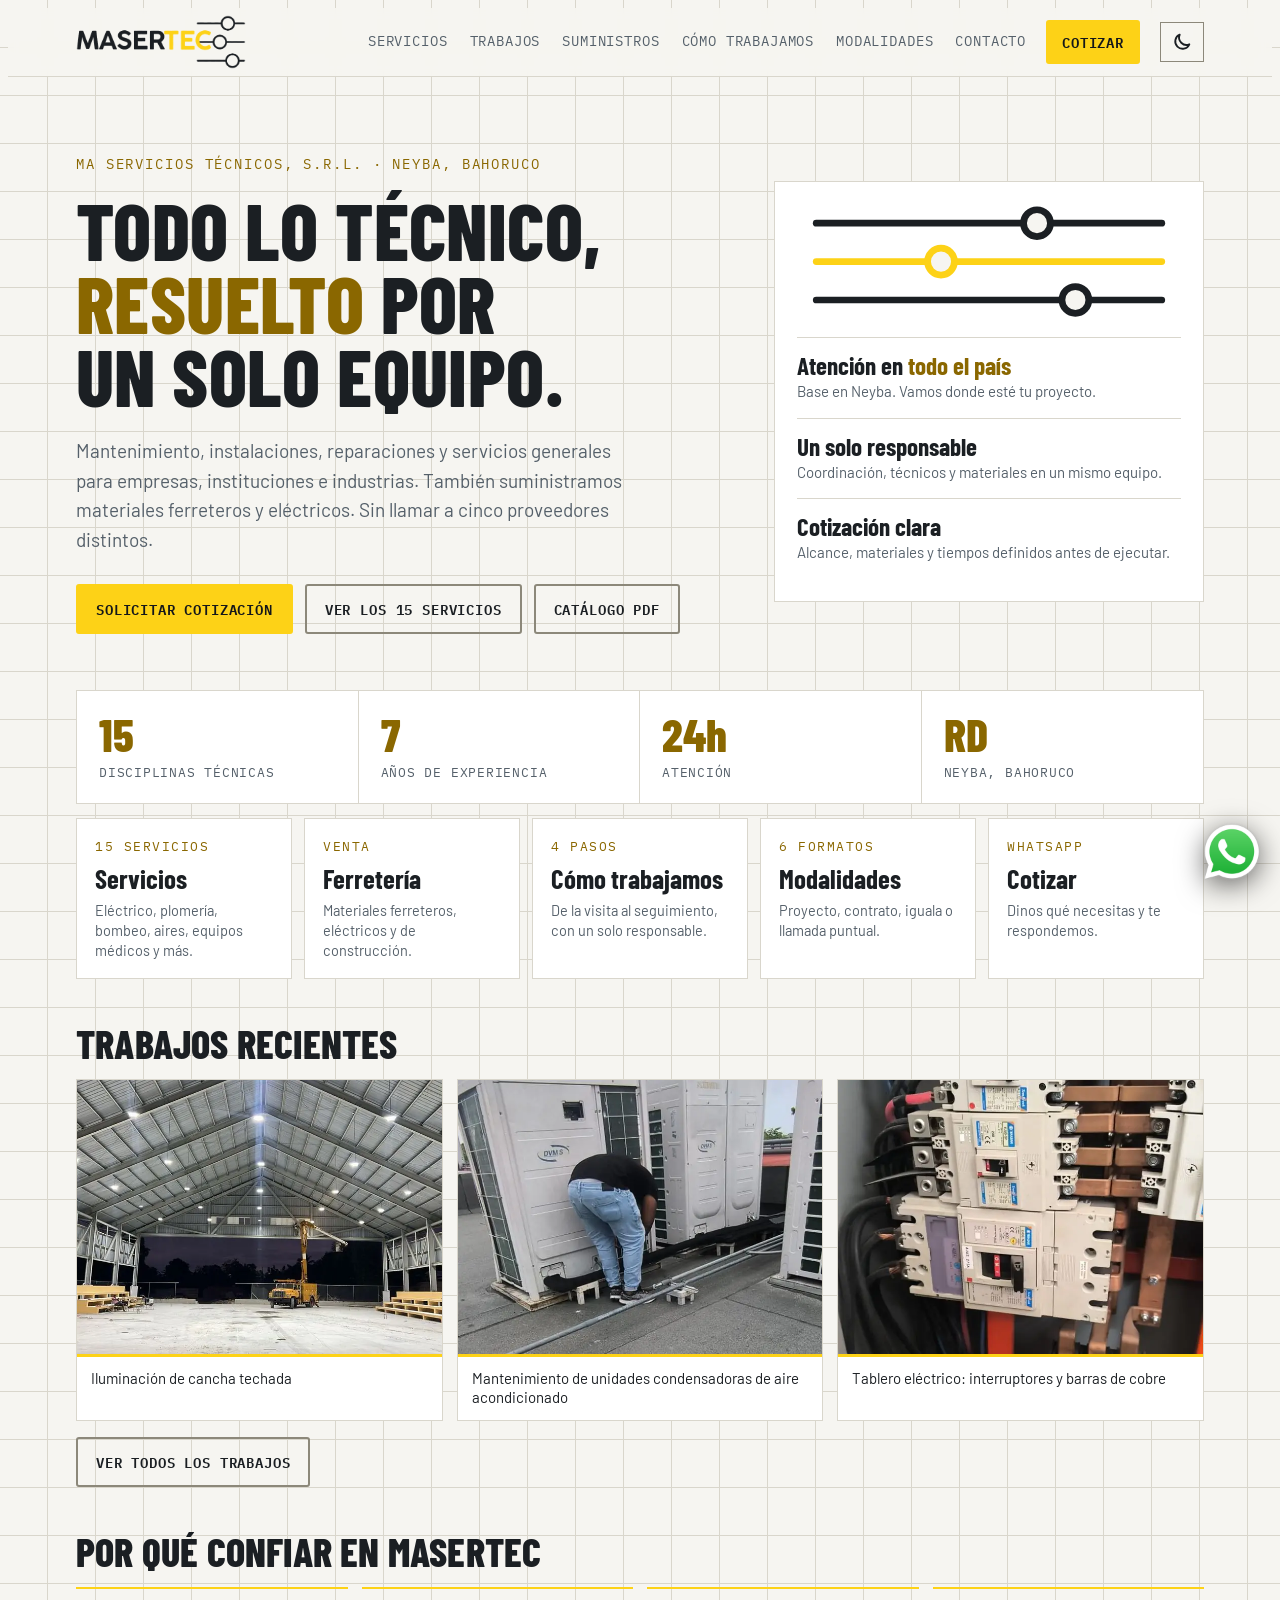
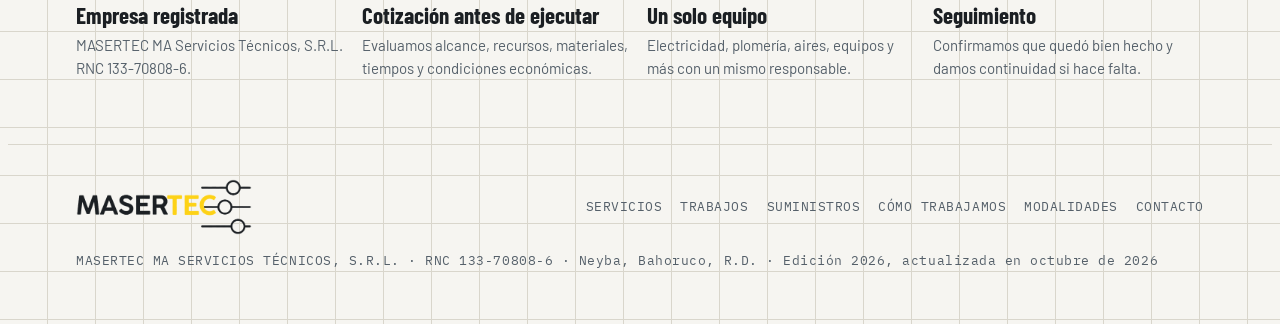
<file: index.html>
<!doctype html>
<html lang="es">
<head>
<meta charset="utf-8">
<meta name="viewport" content="width=device-width,initial-scale=1,viewport-fit=cover">
<title>MASERTEC | Servicios técnicos y suministros en Neyba, Bahoruco</title>
<meta name="description" content="7 años de experiencia en mantenimiento eléctrico, plomería, aires acondicionados, bombas y suministro de materiales ferreteros y eléctricos. Atención las 24 horas desde Neyba, Bahoruco, para todo el país.">
<link rel="canonical" href="https://masertec.netlify.app/">
<meta name="theme-color" content="#14171a">
<meta property="og:type" content="website">
<meta property="og:locale" content="es_DO">
<meta property="og:site_name" content="MASERTEC MA Servicios Técnicos">
<meta property="og:title" content="MASERTEC | Servicios técnicos y suministros en Neyba, Bahoruco">
<meta property="og:description" content="7 años de experiencia en mantenimiento eléctrico, plomería, aires acondicionados, bombas y suministro de materiales ferreteros y eléctricos. Atención las 24 horas desde Neyba, Bahoruco, para todo el país.">
<meta property="og:url" content="https://masertec.netlify.app/">
<meta property="og:image" content="https://masertec.netlify.app/og-image.jpg">
<meta property="og:image:type" content="image/jpeg">
<meta property="og:image:width" content="1200">
<meta property="og:image:height" content="630">
<meta name="twitter:card" content="summary_large_image">
<link rel="icon" type="image/png" href="favicon.png">
<link rel="apple-touch-icon" href="apple-touch-icon.png">
<script>try{var t=localStorage.getItem("mt-theme");if(t==="light"||t==="dark")document.documentElement.setAttribute("data-theme",t);}catch(e){}</script>
<link rel="preload" href="fonts/barlow-400.woff2" as="font" type="font/woff2" crossorigin>
<link rel="preload" href="fonts/barlow-condensed-800.woff2" as="font" type="font/woff2" crossorigin>
<link rel="stylesheet" href="style.css?v=35836911">
<script type="application/ld+json">{"@context": "https://schema.org", "@type": "LocalBusiness", "name": "MASERTEC MA Servicios Técnicos, S.R.L.", "url": "https://masertec.netlify.app/", "logo": "https://masertec.netlify.app/logo-masertec-claro.png", "image": "https://masertec.netlify.app/og-image.jpg", "description": "7 años de experiencia en mantenimiento eléctrico, plomería, aires acondicionados, bombas y suministro de materiales ferreteros y eléctricos. Atención las 24 horas desde Neyba, Bahoruco, para todo el país.", "telephone": "+1-829-365-7007", "email": "masertecma@gmail.com", "taxID": "133-70808-6", "address": {"@type": "PostalAddress", "streetAddress": "Calle San Bartolomé", "addressLocality": "Neyba", "addressRegion": "Bahoruco", "addressCountry": "DO"}, "areaServed": {"@type": "Country", "name": "República Dominicana"}, "openingHoursSpecification": {"@type": "OpeningHoursSpecification", "dayOfWeek": ["Monday", "Tuesday", "Wednesday", "Thursday", "Friday", "Saturday", "Sunday"], "opens": "00:00", "closes": "23:59"}}</script>
</head>
<body data-page="inicio">
<a class="skip" id="skip" href="#principal">Saltar al contenido</a>
<div class="sr" id="live" aria-live="polite"></div>

<header class="top">
  <div class="wrap">
    <a class="logo" href="index.html" aria-label="MASERTEC, ir al inicio">
      <img class="logo-img logo-d" src="logo-masertec.png" width="936" height="297" alt="MASERTEC">
      <img class="logo-img logo-l" src="logo-masertec-claro.png" width="936" height="297" alt="MASERTEC">
    </a>
    <nav class="nav" id="nav" aria-label="Secciones">
      <a href="servicios.html">Servicios</a><a href="trabajos.html">Trabajos</a><a href="suministros.html">Suministros</a><a href="como-trabajamos.html">Cómo trabajamos</a><a href="modalidades.html">Modalidades</a><a href="contacto.html">Contacto</a>
    </nav>
    <a class="btn" href="contacto.html">Cotizar</a>
    <button class="icon-btn" id="theme-btn" type="button" aria-label="Cambiar a modo claro"></button>
    <button class="menu-btn" id="menu-btn" type="button" aria-expanded="false" aria-controls="nav" aria-label="Abrir menú">
      <svg viewBox="0 0 24 24" width="22" height="22" fill="none" stroke="currentColor" stroke-width="2" stroke-linecap="round" aria-hidden="true"><path d="M4 7h16M4 12h16M4 17h16"/></svg>
    </button>
  </div>
</header>

<main id="principal" tabindex="-1">
  <div class="hero" id="inicio">
    <div class="wrap">
      <div class="grid">
        <div>
          <span class="eyebrow">MA Servicios Técnicos, S.R.L. · Neyba, Bahoruco</span>
          <h1>Todo lo técnico, <em>resuelto</em> por un solo equipo.</h1>
          <p class="lead">Mantenimiento, instalaciones, reparaciones y servicios generales para empresas, instituciones e industrias. También suministramos materiales ferreteros y eléctricos. Sin llamar a cinco proveedores distintos.</p>
          <div class="cta">
            <a class="btn" href="contacto.html">Solicitar cotización</a>
            <a class="btn ghost" href="servicios.html">Ver los 15 servicios</a>
            <a class="btn ghost pdf-dl" href="catalogo-masertec.pdf" target="_blank" rel="noopener">Catálogo PDF</a>
          </div>
        </div>
        <aside class="hero-card" aria-label="Respaldo de MASERTEC">
          <svg class="sliders" viewBox="0 0 400 120" role="img" aria-label="Controles deslizantes, símbolo de MASERTEC">
            <line x1="20" y1="20" x2="380" y2="20"/><circle class="k" cx="250" cy="20" r="14"/>
            <line class="acc" x1="20" y1="60" x2="380" y2="60"/><circle class="k k2 acc" cx="150" cy="60" r="14"/>
            <line x1="20" y1="100" x2="380" y2="100"/><circle class="k k3" cx="290" cy="100" r="14"/>
          </svg>
          <ul class="claims">
            <li><b>Atención en <em>todo el país</em></b><span>Base en Neyba. Vamos donde esté tu proyecto.</span></li>
            <li><b>Un solo responsable</b><span>Coordinación, técnicos y materiales en un mismo equipo.</span></li>
            <li><b>Cotización clara</b><span>Alcance, materiales y tiempos definidos antes de ejecutar.</span></li>
          </ul>
        </aside>
      </div>
      <div class="stats">
        <div class="stat"><b>15</b><span>disciplinas técnicas</span></div>
        <div class="stat"><b>7</b><span>años de experiencia</span></div>
        <div class="stat"><b>24h</b><span>atención</span></div>
        <div class="stat"><b>RD</b><span>Neyba, Bahoruco</span></div>
      </div>
      <nav class="explore" aria-label="Secciones del sitio">
        <a href="servicios.html"><i>15 servicios</i><b>Servicios</b><span>Eléctrico, plomería, bombeo, aires, equipos médicos y más.</span></a>
        <a href="suministros.html"><i>Venta</i><b>Ferretería</b><span>Materiales ferreteros, eléctricos y de construcción.</span></a>
        <a href="como-trabajamos.html"><i>4 pasos</i><b>Cómo trabajamos</b><span>De la visita al seguimiento, con un solo responsable.</span></a>
        <a href="modalidades.html"><i>6 formatos</i><b>Modalidades</b><span>Proyecto, contrato, iguala o llamada puntual.</span></a>
        <a href="contacto.html"><i>WhatsApp</i><b>Cotizar</b><span>Dinos qué necesitas y te respondemos.</span></a>
      </nav>
      <div class="trust recent">
        <h2 class="trust-h">Trabajos recientes</h2>
        <div class="gallery"><a class="shot" href="trabajos.html"><img src="fotos/mini-02.webp" width="720" height="540" loading="lazy" decoding="async" alt="Cancha techada con estructura metálica y luminarias encendidas al anochecer"><span>Iluminación de cancha techada</span></a><a class="shot" href="trabajos.html"><img src="fotos/mini-05.webp" width="720" height="540" loading="lazy" decoding="async" alt="Técnico revisando una unidad condensadora Samsung DVM S en una azotea"><span>Mantenimiento de unidades condensadoras de aire acondicionado</span></a><a class="shot" href="trabajos.html"><img src="fotos/mini-06.webp" width="720" height="540" loading="lazy" decoding="async" alt="Tablero eléctrico con interruptores de caja moldeada, barras de cobre y cables"><span>Tablero eléctrico: interruptores y barras de cobre</span></a></div>
        <p style="margin:16px 0 0"><a class="btn ghost" href="trabajos.html">Ver todos los trabajos</a></p>
      </div>
      <div class="trust">
        <h2 class="trust-h">Por qué confiar en MASERTEC</h2>
        <div class="trust-grid">
          <div><b>Empresa registrada</b><span>MASERTEC MA Servicios Técnicos, S.R.L. RNC 133-70808-6.</span></div>
          <div><b>Cotización antes de ejecutar</b><span>Evaluamos alcance, recursos, materiales, tiempos y condiciones económicas.</span></div>
          <div><b>Un solo equipo</b><span>Electricidad, plomería, aires, equipos y más con un mismo responsable.</span></div>
          <div><b>Seguimiento</b><span>Confirmamos que quedó bien hecho y damos continuidad si hace falta.</span></div>
        </div>
      </div>
    </div>
  </div>
</main>

<footer>
  <div class="wrap">
    <a class="logo" href="index.html" aria-label="MASERTEC, ir al inicio">
      <img class="logo-img logo-d" src="logo-masertec.png" width="936" height="297" alt="MASERTEC">
      <img class="logo-img logo-l" src="logo-masertec-claro.png" width="936" height="297" alt="MASERTEC">
    </a>
    <nav class="footnav" aria-label="Pie de página">
      <a href="servicios.html">Servicios</a><a href="trabajos.html">Trabajos</a><a href="suministros.html">Suministros</a><a href="como-trabajamos.html">Cómo trabajamos</a><a href="modalidades.html">Modalidades</a><a href="contacto.html">Contacto</a>
    </nav>
    <p>MASERTEC MA SERVICIOS TÉCNICOS, S.R.L. · RNC 133-70808-6 · Neyba, Bahoruco, R.D. · Edición 2026, actualizada en octubre de 2026</p>
  </div>
</footer>

<div class="dock" id="dock">
  <div class="toast" id="toast" hidden><span id="toast-msg"></span><a href="contacto.html">Ver mi cotización</a></div>
  <div class="qbar" id="qbar" role="region" aria-label="Mi cotización" hidden>
    <span class="qinfo"><b id="qn">0</b><span id="qlabel">elegidos</span></span>
    <a class="btn" href="contacto.html">Cotizar</a>
  </div>
</div>

<div class="wa"><a class="wa-btn" href="https://wa.me/18293657007?text=Hola%2C%20quisiera%20informaci%C3%B3n%20sobre%20sus%20servicios." target="_blank" rel="noopener" aria-label="Escribir por WhatsApp" title="Escribir por WhatsApp">
  <img src="whatsapp.png" width="64" height="64" alt="" aria-hidden="true">
</a></div>
<a class="call-btn" href="tel:+18293657007" aria-label="Llamar al (829) 365-7007" title="Llamar">
  <svg viewBox="0 0 24 24" width="26" height="26" fill="currentColor" aria-hidden="true"><path d="M6.6 10.8a15.1 15.1 0 0 0 6.6 6.6l2.2-2.2a1 1 0 0 1 1-.25 11.4 11.4 0 0 0 3.6.57 1 1 0 0 1 1 1V20a1 1 0 0 1-1 1A17 17 0 0 1 3 4a1 1 0 0 1 1-1h3.5a1 1 0 0 1 1 1c0 1.25.2 2.45.57 3.6a1 1 0 0 1-.25 1z"/></svg>
</a>

<script src="app.js?v=0c65ff1c" defer></script>
</body>
</html>
</file>
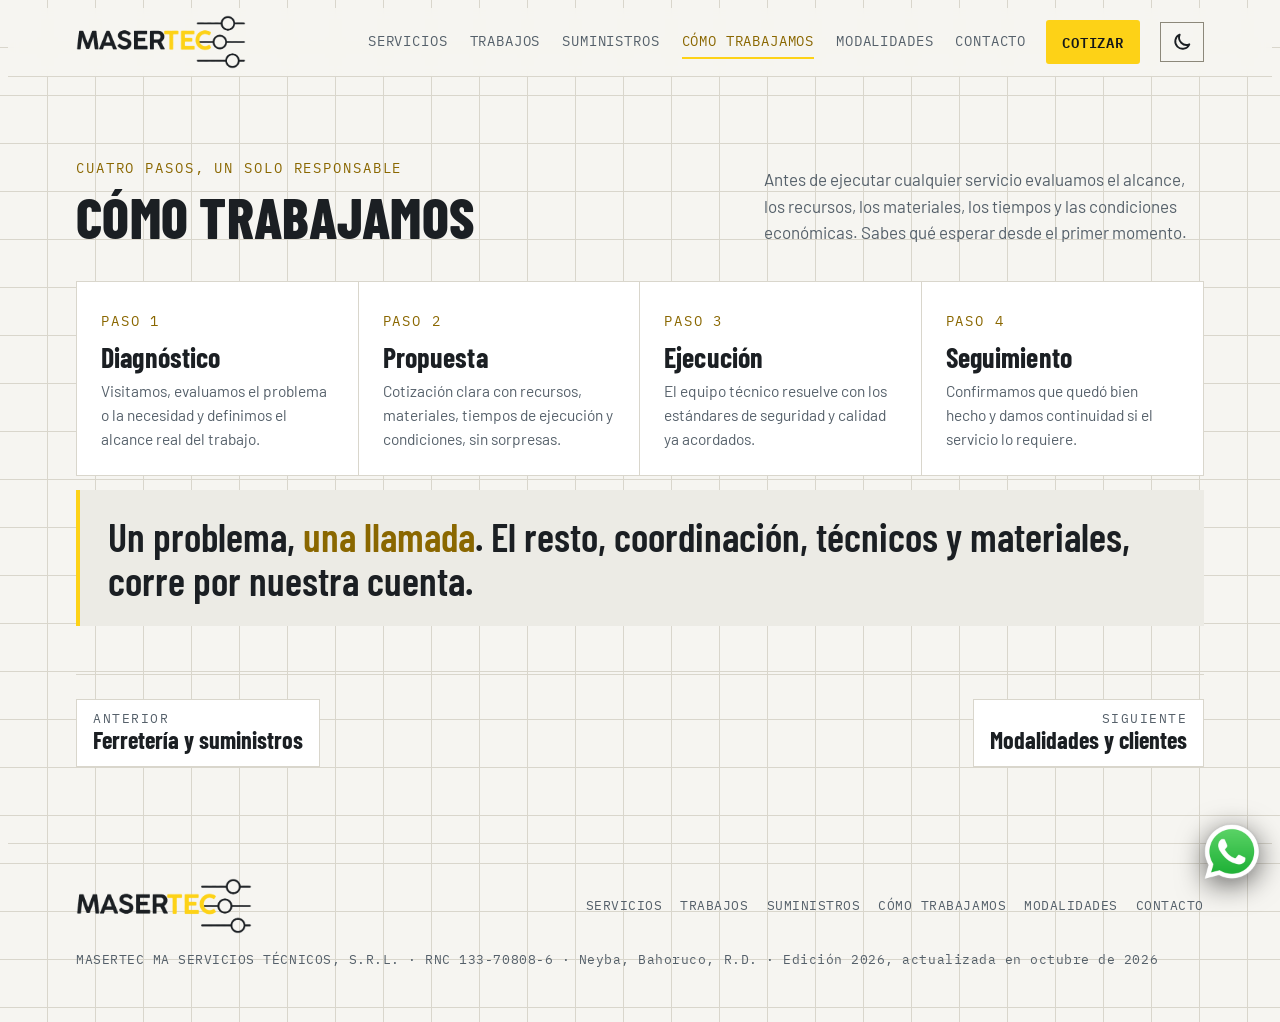
<file: como-trabajamos.html>
<!doctype html>
<html lang="es">
<head>
<meta charset="utf-8">
<meta name="viewport" content="width=device-width,initial-scale=1,viewport-fit=cover">
<title>Cómo trabajamos: diagnóstico, propuesta, ejecución | MASERTEC</title>
<meta name="description" content="Cuatro pasos con un solo responsable: diagnóstico, propuesta clara, ejecución y seguimiento. Sabes qué esperar desde el primer momento.">
<link rel="canonical" href="https://masertec.netlify.app/como-trabajamos">
<meta name="theme-color" content="#14171a">
<meta property="og:type" content="website">
<meta property="og:locale" content="es_DO">
<meta property="og:site_name" content="MASERTEC MA Servicios Técnicos">
<meta property="og:title" content="Cómo trabajamos: diagnóstico, propuesta, ejecución | MASERTEC">
<meta property="og:description" content="Cuatro pasos con un solo responsable: diagnóstico, propuesta clara, ejecución y seguimiento. Sabes qué esperar desde el primer momento.">
<meta property="og:url" content="https://masertec.netlify.app/como-trabajamos">
<meta property="og:image" content="https://masertec.netlify.app/og-image.jpg">
<meta property="og:image:type" content="image/jpeg">
<meta property="og:image:width" content="1200">
<meta property="og:image:height" content="630">
<meta name="twitter:card" content="summary_large_image">
<link rel="icon" type="image/png" href="favicon.png">
<link rel="apple-touch-icon" href="apple-touch-icon.png">
<script>try{var t=localStorage.getItem("mt-theme");if(t==="light"||t==="dark")document.documentElement.setAttribute("data-theme",t);}catch(e){}</script>
<link rel="preload" href="fonts/barlow-400.woff2" as="font" type="font/woff2" crossorigin>
<link rel="preload" href="fonts/barlow-condensed-800.woff2" as="font" type="font/woff2" crossorigin>
<link rel="stylesheet" href="style.css?v=35836911">
</head>
<body data-page="proceso">
<a class="skip" id="skip" href="#principal">Saltar al contenido</a>
<div class="sr" id="live" aria-live="polite"></div>

<header class="top">
  <div class="wrap">
    <a class="logo" href="index.html" aria-label="MASERTEC, ir al inicio">
      <img class="logo-img logo-d" src="logo-masertec.png" width="936" height="297" alt="MASERTEC">
      <img class="logo-img logo-l" src="logo-masertec-claro.png" width="936" height="297" alt="MASERTEC">
    </a>
    <nav class="nav" id="nav" aria-label="Secciones">
      <a href="servicios.html">Servicios</a><a href="trabajos.html">Trabajos</a><a href="suministros.html">Suministros</a><a href="como-trabajamos.html" aria-current="page">Cómo trabajamos</a><a href="modalidades.html">Modalidades</a><a href="contacto.html">Contacto</a>
    </nav>
    <a class="btn" href="contacto.html">Cotizar</a>
    <button class="icon-btn" id="theme-btn" type="button" aria-label="Cambiar a modo claro"></button>
    <button class="menu-btn" id="menu-btn" type="button" aria-expanded="false" aria-controls="nav" aria-label="Abrir menú">
      <svg viewBox="0 0 24 24" width="22" height="22" fill="none" stroke="currentColor" stroke-width="2" stroke-linecap="round" aria-hidden="true"><path d="M4 7h16M4 12h16M4 17h16"/></svg>
    </button>
  </div>
</header>

<main id="principal" tabindex="-1">
  <section id="proceso">
    <div class="wrap">
      <div class="sec-head">
        <div><span class="eyebrow">Cuatro pasos, un solo responsable</span><h1>Cómo trabajamos</h1></div>
        <p>Antes de ejecutar cualquier servicio evaluamos el alcance, los recursos, los materiales, los tiempos y las condiciones económicas. Sabes qué esperar desde el primer momento.</p>
      </div>
      <div class="steps">
        <div class="step"><span class="n">PASO 1</span><h3>Diagnóstico</h3><p>Visitamos, evaluamos el problema o la necesidad y definimos el alcance real del trabajo.</p></div>
        <div class="step"><span class="n">PASO 2</span><h3>Propuesta</h3><p>Cotización clara con recursos, materiales, tiempos de ejecución y condiciones, sin sorpresas.</p></div>
        <div class="step"><span class="n">PASO 3</span><h3>Ejecución</h3><p>El equipo técnico resuelve con los estándares de seguridad y calidad ya acordados.</p></div>
        <div class="step"><span class="n">PASO 4</span><h3>Seguimiento</h3><p>Confirmamos que quedó bien hecho y damos continuidad si el servicio lo requiere.</p></div>
      </div>
      <div class="callout">Un problema, <em>una llamada</em>. El resto, coordinación, técnicos y materiales, corre por nuestra cuenta.</div>
      <nav class="pager" aria-label="Navegar entre secciones"><a class="prev" href="suministros.html"><span>Anterior</span>Ferretería y suministros</a><a class="next" href="modalidades.html"><span>Siguiente</span>Modalidades y clientes</a></nav>
    </div>
  </section>
</main>

<footer>
  <div class="wrap">
    <a class="logo" href="index.html" aria-label="MASERTEC, ir al inicio">
      <img class="logo-img logo-d" src="logo-masertec.png" width="936" height="297" alt="MASERTEC">
      <img class="logo-img logo-l" src="logo-masertec-claro.png" width="936" height="297" alt="MASERTEC">
    </a>
    <nav class="footnav" aria-label="Pie de página">
      <a href="servicios.html">Servicios</a><a href="trabajos.html">Trabajos</a><a href="suministros.html">Suministros</a><a href="como-trabajamos.html">Cómo trabajamos</a><a href="modalidades.html">Modalidades</a><a href="contacto.html">Contacto</a>
    </nav>
    <p>MASERTEC MA SERVICIOS TÉCNICOS, S.R.L. · RNC 133-70808-6 · Neyba, Bahoruco, R.D. · Edición 2026, actualizada en octubre de 2026</p>
  </div>
</footer>

<div class="dock" id="dock">
  <div class="toast" id="toast" hidden><span id="toast-msg"></span><a href="contacto.html">Ver mi cotización</a></div>
  <div class="qbar" id="qbar" role="region" aria-label="Mi cotización" hidden>
    <span class="qinfo"><b id="qn">0</b><span id="qlabel">elegidos</span></span>
    <a class="btn" href="contacto.html">Cotizar</a>
  </div>
</div>

<div class="wa"><a class="wa-btn" href="https://wa.me/18293657007?text=Hola%2C%20quisiera%20informaci%C3%B3n%20sobre%20sus%20servicios." target="_blank" rel="noopener" aria-label="Escribir por WhatsApp" title="Escribir por WhatsApp">
  <img src="whatsapp.png" width="64" height="64" alt="" aria-hidden="true">
</a></div>
<a class="call-btn" href="tel:+18293657007" aria-label="Llamar al (829) 365-7007" title="Llamar">
  <svg viewBox="0 0 24 24" width="26" height="26" fill="currentColor" aria-hidden="true"><path d="M6.6 10.8a15.1 15.1 0 0 0 6.6 6.6l2.2-2.2a1 1 0 0 1 1-.25 11.4 11.4 0 0 0 3.6.57 1 1 0 0 1 1 1V20a1 1 0 0 1-1 1A17 17 0 0 1 3 4a1 1 0 0 1 1-1h3.5a1 1 0 0 1 1 1c0 1.25.2 2.45.57 3.6a1 1 0 0 1-.25 1z"/></svg>
</a>

<script src="app.js?v=0c65ff1c" defer></script>
</body>
</html>
</file>
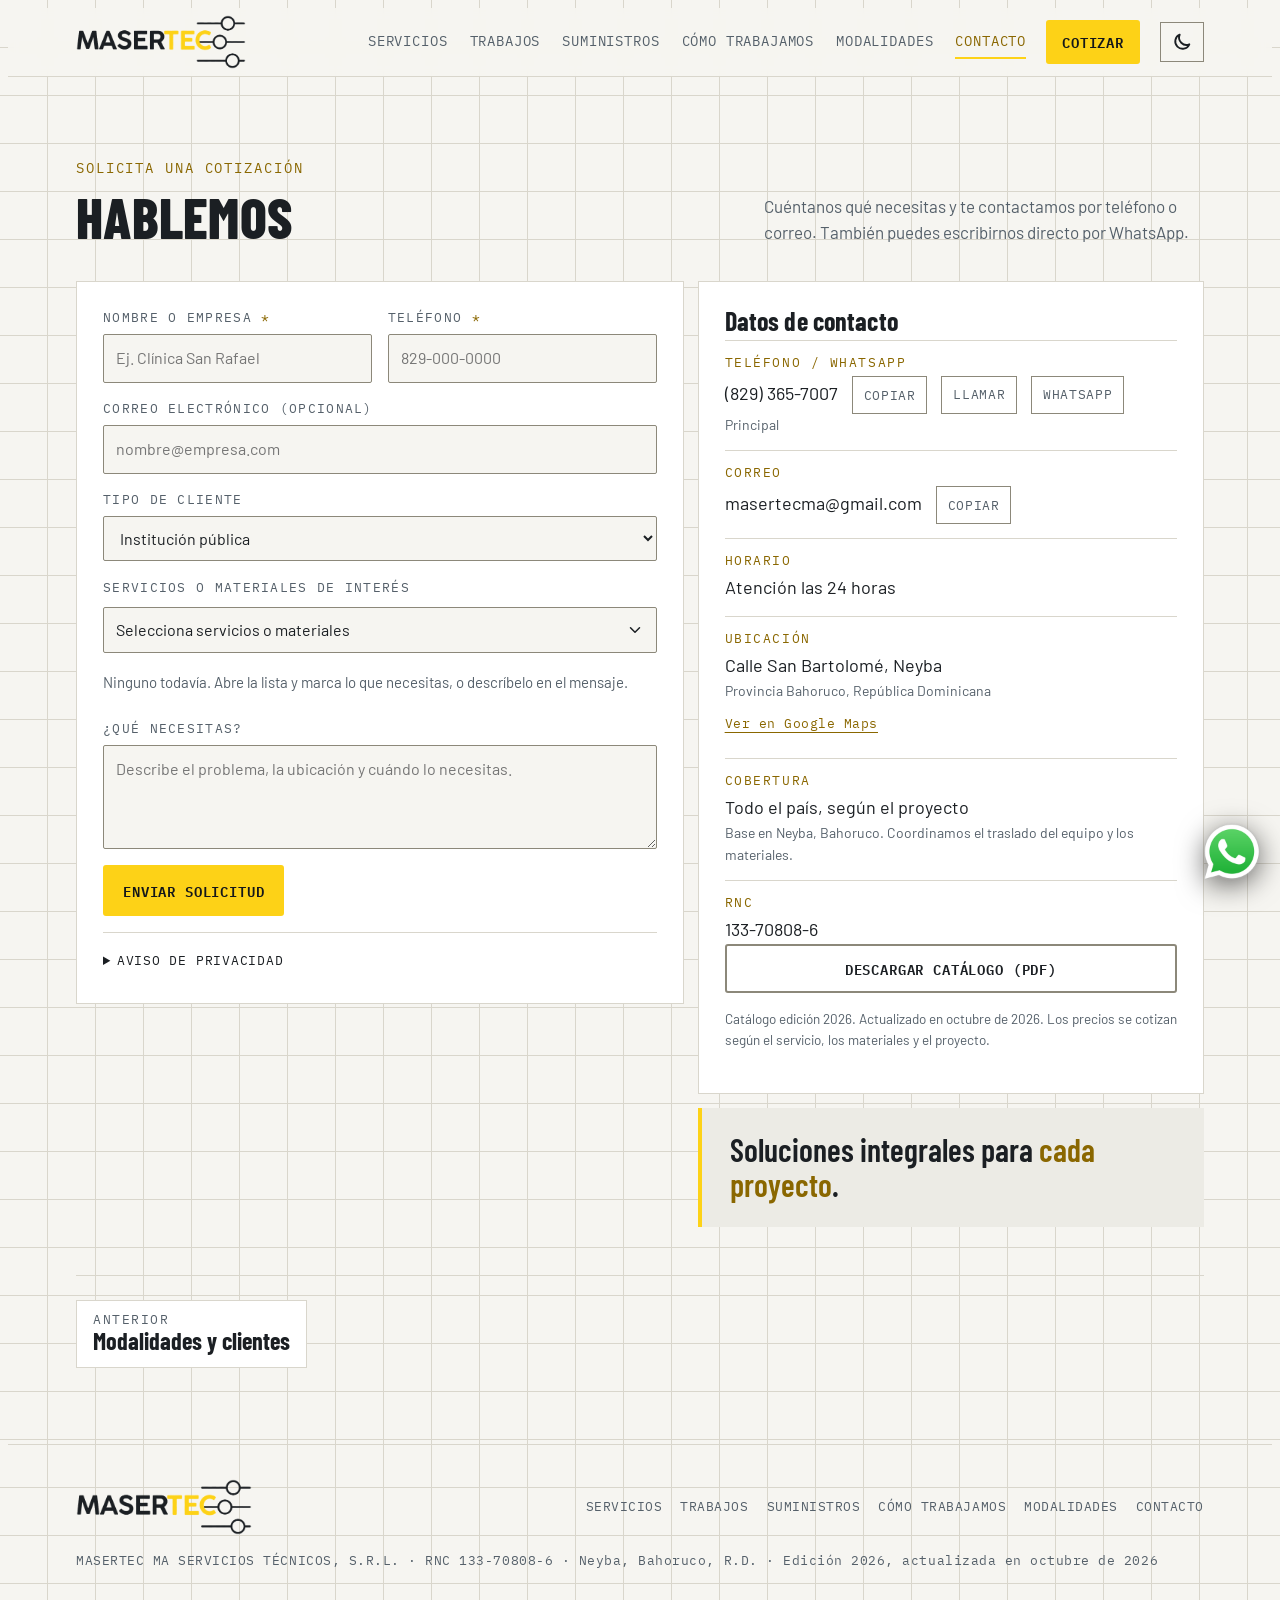
<file: contacto.html>
<!doctype html>
<html lang="es">
<head>
<meta charset="utf-8">
<meta name="viewport" content="width=device-width,initial-scale=1,viewport-fit=cover">
<title>Cotizar y contacto | MASERTEC</title>
<meta name="description" content="Solicita una cotización con MASERTEC. Teléfono y WhatsApp (829) 365-7007, correo masertecma@gmail.com. Calle San Bartolomé, Neyba, Bahoruco.">
<link rel="canonical" href="https://masertec.netlify.app/contacto">
<meta name="theme-color" content="#14171a">
<meta property="og:type" content="website">
<meta property="og:locale" content="es_DO">
<meta property="og:site_name" content="MASERTEC MA Servicios Técnicos">
<meta property="og:title" content="Cotizar y contacto | MASERTEC">
<meta property="og:description" content="Solicita una cotización con MASERTEC. Teléfono y WhatsApp (829) 365-7007, correo masertecma@gmail.com. Calle San Bartolomé, Neyba, Bahoruco.">
<meta property="og:url" content="https://masertec.netlify.app/contacto">
<meta property="og:image" content="https://masertec.netlify.app/og-image.jpg">
<meta property="og:image:type" content="image/jpeg">
<meta property="og:image:width" content="1200">
<meta property="og:image:height" content="630">
<meta name="twitter:card" content="summary_large_image">
<link rel="icon" type="image/png" href="favicon.png">
<link rel="apple-touch-icon" href="apple-touch-icon.png">
<script>try{var t=localStorage.getItem("mt-theme");if(t==="light"||t==="dark")document.documentElement.setAttribute("data-theme",t);}catch(e){}</script>
<link rel="preload" href="fonts/barlow-400.woff2" as="font" type="font/woff2" crossorigin>
<link rel="preload" href="fonts/barlow-condensed-800.woff2" as="font" type="font/woff2" crossorigin>
<link rel="stylesheet" href="style.css?v=35836911">
</head>
<body data-page="contacto">
<a class="skip" id="skip" href="#principal">Saltar al contenido</a>
<div class="sr" id="live" aria-live="polite"></div>

<header class="top">
  <div class="wrap">
    <a class="logo" href="index.html" aria-label="MASERTEC, ir al inicio">
      <img class="logo-img logo-d" src="logo-masertec.png" width="936" height="297" alt="MASERTEC">
      <img class="logo-img logo-l" src="logo-masertec-claro.png" width="936" height="297" alt="MASERTEC">
    </a>
    <nav class="nav" id="nav" aria-label="Secciones">
      <a href="servicios.html">Servicios</a><a href="trabajos.html">Trabajos</a><a href="suministros.html">Suministros</a><a href="como-trabajamos.html">Cómo trabajamos</a><a href="modalidades.html">Modalidades</a><a href="contacto.html" aria-current="page">Contacto</a>
    </nav>
    <a class="btn" href="contacto.html">Cotizar</a>
    <button class="icon-btn" id="theme-btn" type="button" aria-label="Cambiar a modo claro"></button>
    <button class="menu-btn" id="menu-btn" type="button" aria-expanded="false" aria-controls="nav" aria-label="Abrir menú">
      <svg viewBox="0 0 24 24" width="22" height="22" fill="none" stroke="currentColor" stroke-width="2" stroke-linecap="round" aria-hidden="true"><path d="M4 7h16M4 12h16M4 17h16"/></svg>
    </button>
  </div>
</header>

<main id="principal" tabindex="-1">
  <section id="contacto">
    <div class="wrap">
      <div class="sec-head">
        <div><span class="eyebrow">Solicita una cotización</span><h1>Hablemos</h1></div>
        <p>Cuéntanos qué necesitas y te contactamos por teléfono o correo. También puedes escribirnos directo por WhatsApp.</p>
      </div>
      <div class="contact">
        <form id="quote" name="cotizacion" method="POST" action="/gracias.html" data-netlify="true" netlify-honeypot="bot-field" novalidate>
          <input type="hidden" name="form-name" value="cotizacion">
          <input type="hidden" name="servicios" id="f-services" value="">
          <p class="hp" aria-hidden="true"><label>No llenar este campo: <input name="bot-field" tabindex="-1" autocomplete="off"></label></p>
          <div class="row">
            <label for="f-name"><span>Nombre o empresa <span class="req" aria-hidden="true">*</span></span>
              <input id="f-name" name="nombre" type="text" autocomplete="organization" placeholder="Ej. Clínica San Rafael" required aria-required="true" aria-describedby="e-name">
              <small class="err" id="e-name" hidden>Escribe tu nombre o el de la empresa.</small>
            </label>
            <label for="f-phone"><span>Teléfono <span class="req" aria-hidden="true">*</span></span>
              <input id="f-phone" name="telefono" type="tel" autocomplete="tel" placeholder="829-000-0000" required aria-required="true" aria-describedby="e-phone">
              <small class="err" id="e-phone" hidden>Escribe un teléfono de 10 dígitos, por ejemplo 829-000-0000.</small>
            </label>
          </div>
          <label for="f-email">Correo electrónico (opcional)
            <input id="f-email" name="correo" type="email" autocomplete="email" placeholder="nombre@empresa.com" aria-describedby="e-email">
            <small class="err" id="e-email" hidden>Revisa el correo, por ejemplo nombre@empresa.com.</small>
          </label>
          <label for="f-type">Tipo de cliente
            <select id="f-type" name="tipo_cliente">
              <option>Institución pública</option>
              <option>Empresa o comercio</option>
              <option>Planta industrial</option>
              <option>Centro de salud</option>
              <option>Contratista o constructora</option>
              <option>Particular</option>
            </select>
          </label>
          <div>
            <span class="lbl" id="pick-lbl">Servicios o materiales de interés <b id="pick-count" style="color:var(--accent-ink);font-weight:600"></b></span>
            <div class="dd" id="dd">
              <button type="button" class="dd-btn" id="dd-btn" aria-haspopup="true" aria-expanded="false" aria-controls="opts" aria-labelledby="pick-lbl dd-label">
                <span id="dd-label">Selecciona servicios o materiales</span>
                <svg viewBox="0 0 24 24" width="18" height="18" fill="none" stroke="currentColor" stroke-width="2" stroke-linecap="round" stroke-linejoin="round" aria-hidden="true"><path d="M6 9l6 6 6-6"/></svg>
              </button>
              <div class="opts dd-panel" id="opts" role="group" aria-labelledby="pick-lbl" hidden><div><h4>Disciplinas eléctricas, mecánicas y biomédicas</h4><div class="optrow"><button type="button" class="opt" aria-pressed="false" data-name="Mantenimiento eléctrico">Mantenimiento eléctrico</button><button type="button" class="opt" aria-pressed="false" data-name="Plomería y sistemas sanitarios">Plomería y sistemas sanitarios</button><button type="button" class="opt" aria-pressed="false" data-name="Electrobombas y bombeo">Electrobombas y bombeo</button><button type="button" class="opt" aria-pressed="false" data-name="Aires acondicionados">Aires acondicionados</button><button type="button" class="opt" aria-pressed="false" data-name="Equipos médicos y biomédicos">Equipos médicos y biomédicos</button><button type="button" class="opt" aria-pressed="false" data-name="Equipos industriales y electrónicos">Equipos industriales y electrónicos</button></div></div><div><h4>Infraestructura y servicios generales</h4><div class="optrow"><button type="button" class="opt" aria-pressed="false" data-name="Obras civiles y remodelación">Obras civiles y remodelación</button><button type="button" class="opt" aria-pressed="false" data-name="Instalaciones hidráulicas y sanitarias">Instalaciones hidráulicas y sanitarias</button><button type="button" class="opt" aria-pressed="false" data-name="Limpieza institucional e industrial">Limpieza institucional e industrial</button><button type="button" class="opt" aria-pressed="false" data-name="Sépticos y drenajes">Sépticos y drenajes</button><button type="button" class="opt" aria-pressed="false" data-name="Jardinería y áreas verdes">Jardinería y áreas verdes</button><button type="button" class="opt" aria-pressed="false" data-name="Transporte y apoyo logístico">Transporte y apoyo logístico</button><button type="button" class="opt" aria-pressed="false" data-name="Mantenimiento de vehículos">Mantenimiento de vehículos</button><button type="button" class="opt" aria-pressed="false" data-name="Soldadura y trabajos metálicos">Soldadura y trabajos metálicos</button><button type="button" class="opt" aria-pressed="false" data-name="Mantenimiento general">Mantenimiento general</button></div></div><div><h4>Materiales y suministros</h4><div class="optrow"><button type="button" class="opt" aria-pressed="false" data-name="Materiales ferreteros y de construcción">Materiales ferreteros y de construcción</button><button type="button" class="opt" aria-pressed="false" data-name="Materiales eléctricos">Materiales eléctricos</button><button type="button" class="opt" aria-pressed="false" data-name="Materiales de plomería">Materiales de plomería</button><button type="button" class="opt" aria-pressed="false" data-name="Materiales de aire acondicionado">Materiales de aire acondicionado</button></div></div>
                <div class="dd-foot"><button type="button" class="btn" id="dd-done">Listo</button></div>
              </div>
            </div>
            <div class="picked" id="picked" aria-live="polite"></div>
          </div>
          <label for="f-msg">¿Qué necesitas?
            <textarea id="f-msg" name="mensaje" placeholder="Describe el problema, la ubicación y cuándo lo necesitas." aria-describedby="e-msg"></textarea>
            <small class="err" id="e-msg" hidden>Marca un servicio o describe lo que necesitas.</small>
          </label>
          <div><button class="btn" type="submit" id="send-btn">Enviar solicitud</button></div>
          <details class="privacy" id="privacy">
            <summary>Aviso de privacidad</summary>
            <p><b>Qué datos usamos.</b> El nombre o empresa, el teléfono, el correo si lo escribes, el tipo de cliente y lo que escribas en el mensaje.</p>
            <p><b>Para qué.</b> Solo para responder tu solicitud, preparar la cotización y darle seguimiento.</p>
            <p><b>Con quién.</b> No vendemos ni cedemos tus datos. Al enviar el formulario, la solicitud se guarda en el servicio de formularios de Netlify y llega al correo de MASERTEC. Si prefieres WhatsApp o correo, esos servicios aplican sus propias políticas.</p>
            <p><b>Tus derechos.</b> Si quieres que consultemos, corrijamos o eliminemos tus datos, escribe a masertecma@gmail.com.</p>
          </details>
          <div class="result" id="result" hidden>
            <p class="notice" role="alert">No pudimos enviar la solicitud automáticamente. Elige otra forma de enviarla:<span id="err-detail"></span></p>
            <pre id="out"></pre>
            <div class="acts">
              <a class="btn" id="wa-link" href="https://wa.me/18293657007" target="_blank" rel="noopener">Abrir WhatsApp</a>
              <a class="btn ghost" id="gmail-link" href="https://mail.google.com/mail/?view=cm&amp;to=masertecma%40gmail.com" target="_blank" rel="noopener">Enviar por Gmail</a>
              <a class="btn ghost" id="mail-link" href="mailto:masertecma@gmail.com">Abrir app de correo</a>
              <button class="btn ghost" type="button" id="copy-msg">Copiar mensaje</button>
            </div>
            <small id="copy-state">Si no abre, copia el texto y pégalo en WhatsApp o en un correo a masertecma@gmail.com.</small>
          </div>
        </form>

        <div class="info">
          <div class="box">
            <h3>Datos de contacto</h3>
            <dl class="kv">
              <div><dt>Teléfono / WhatsApp</dt>
                <dd>(829) 365-7007 <button class="copy" type="button" data-copy="829-365-7007">Copiar</button> <a class="copy call-link" href="tel:+18293657007">Llamar</a> <a class="copy wa-link" href="https://wa.me/18293657007" target="_blank" rel="noopener">WhatsApp</a><small>Principal</small></dd></div>
              <div><dt>Correo</dt>
                <dd>masertecma@gmail.com <button class="copy" type="button" data-copy="masertecma@gmail.com">Copiar</button></dd></div>
              <div><dt>Horario</dt><dd>Atención las 24 horas</dd></div>
              <div><dt>Ubicación</dt>
                <dd>Calle San Bartolomé, Neyba<small>Provincia Bahoruco, República Dominicana</small>
                <a class="maplink" href="https://www.google.com/maps/search/?api=1&amp;query=Calle+San+Bartolom%C3%A9%2C+Neyba%2C+Bahoruco%2C+Rep%C3%BAblica+Dominicana" target="_blank" rel="noopener">Ver en Google Maps</a></dd></div>
              <div><dt>Cobertura</dt>
                <dd>Todo el país, según el proyecto<small>Base en Neyba, Bahoruco. Coordinamos el traslado del equipo y los materiales.</small></dd></div>
              <div><dt>RNC</dt><dd>133-70808-6</dd></div>
            </dl>
            <p class="pdf-row"><a class="btn ghost pdf-dl" id="pdf-link" href="catalogo-masertec.pdf" target="_blank" rel="noopener">Descargar catálogo (PDF)</a></p>
            <p class="stamp">Catálogo edición 2026. Actualizado en octubre de 2026. Los precios se cotizan según el servicio, los materiales y el proyecto.</p>
          </div>
          <div class="callout" style="margin-top:0;font-size:clamp(24px,3vw,32px)">Soluciones integrales para <em>cada proyecto</em>.</div>
        </div>
      </div>
      <nav class="pager" aria-label="Navegar entre secciones"><a class="prev" href="modalidades.html"><span>Anterior</span>Modalidades y clientes</a></nav>
    </div>
  </section>
</main>

<footer>
  <div class="wrap">
    <a class="logo" href="index.html" aria-label="MASERTEC, ir al inicio">
      <img class="logo-img logo-d" src="logo-masertec.png" width="936" height="297" alt="MASERTEC">
      <img class="logo-img logo-l" src="logo-masertec-claro.png" width="936" height="297" alt="MASERTEC">
    </a>
    <nav class="footnav" aria-label="Pie de página">
      <a href="servicios.html">Servicios</a><a href="trabajos.html">Trabajos</a><a href="suministros.html">Suministros</a><a href="como-trabajamos.html">Cómo trabajamos</a><a href="modalidades.html">Modalidades</a><a href="contacto.html">Contacto</a>
    </nav>
    <p>MASERTEC MA SERVICIOS TÉCNICOS, S.R.L. · RNC 133-70808-6 · Neyba, Bahoruco, R.D. · Edición 2026, actualizada en octubre de 2026</p>
  </div>
</footer>

<div class="dock" id="dock">
  <div class="toast" id="toast" hidden><span id="toast-msg"></span><a href="contacto.html">Ver mi cotización</a></div>
  <div class="qbar" id="qbar" role="region" aria-label="Mi cotización" hidden>
    <span class="qinfo"><b id="qn">0</b><span id="qlabel">elegidos</span></span>
    <a class="btn" href="contacto.html">Cotizar</a>
  </div>
</div>

<div class="wa"><a class="wa-btn" href="https://wa.me/18293657007?text=Hola%2C%20quisiera%20informaci%C3%B3n%20sobre%20sus%20servicios." target="_blank" rel="noopener" aria-label="Escribir por WhatsApp" title="Escribir por WhatsApp">
  <img src="whatsapp.png" width="64" height="64" alt="" aria-hidden="true">
</a></div>
<a class="call-btn" href="tel:+18293657007" aria-label="Llamar al (829) 365-7007" title="Llamar">
  <svg viewBox="0 0 24 24" width="26" height="26" fill="currentColor" aria-hidden="true"><path d="M6.6 10.8a15.1 15.1 0 0 0 6.6 6.6l2.2-2.2a1 1 0 0 1 1-.25 11.4 11.4 0 0 0 3.6.57 1 1 0 0 1 1 1V20a1 1 0 0 1-1 1A17 17 0 0 1 3 4a1 1 0 0 1 1-1h3.5a1 1 0 0 1 1 1c0 1.25.2 2.45.57 3.6a1 1 0 0 1-.25 1z"/></svg>
</a>

<script src="app.js?v=0c65ff1c" defer></script>
</body>
</html>
</file>
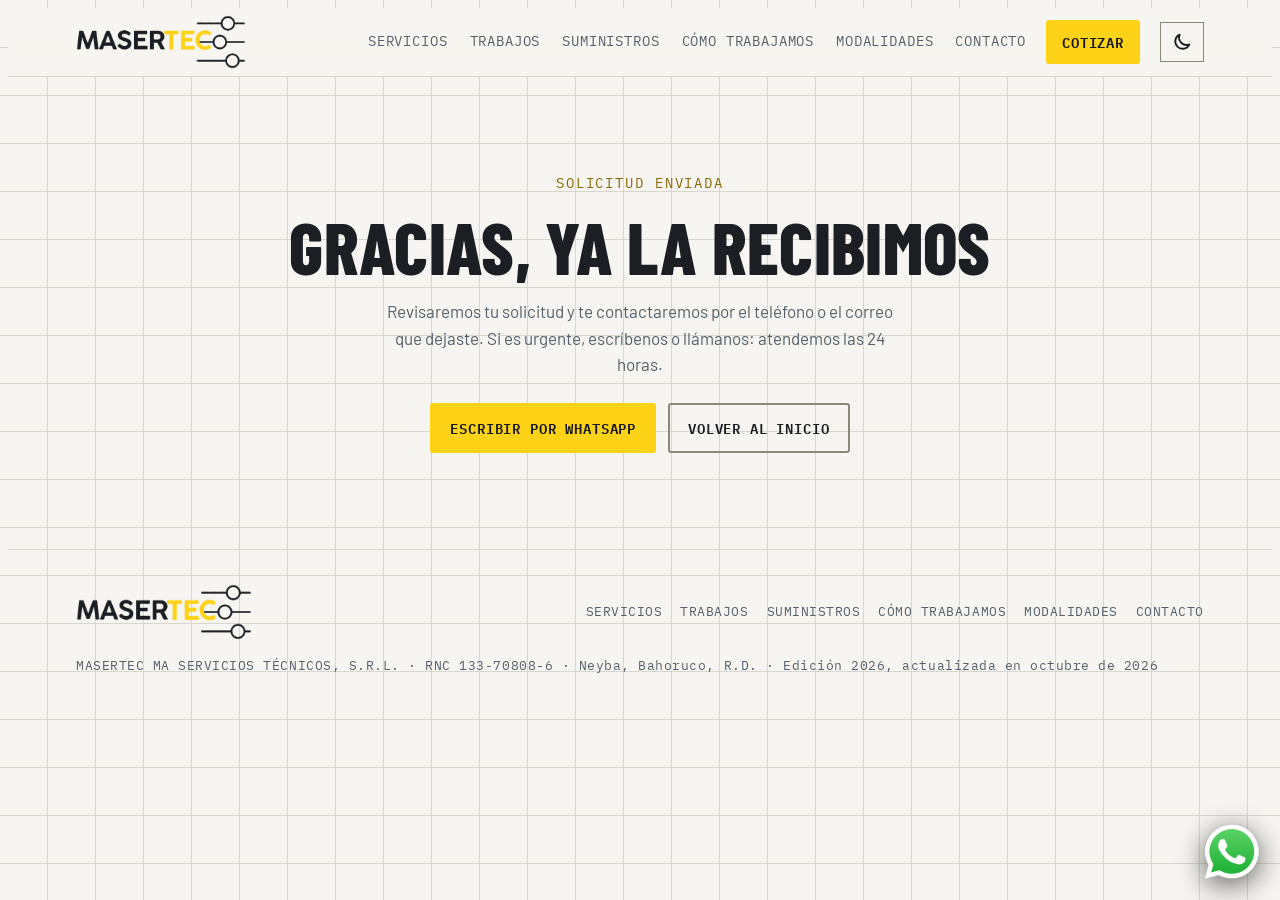
<file: gracias.html>
<!doctype html>
<html lang="es">
<head>
<meta charset="utf-8">
<meta name="viewport" content="width=device-width,initial-scale=1,viewport-fit=cover">
<title>Solicitud enviada | MASERTEC</title>
<meta name="description" content="MASERTEC MA Servicios Técnicos">
<meta name="robots" content="noindex">
<link rel="canonical" href="https://masertec.netlify.app/gracias">
<meta name="theme-color" content="#14171a">
<meta property="og:type" content="website">
<meta property="og:locale" content="es_DO">
<meta property="og:site_name" content="MASERTEC MA Servicios Técnicos">
<meta property="og:title" content="Solicitud enviada | MASERTEC">
<meta property="og:description" content="MASERTEC MA Servicios Técnicos">
<meta property="og:url" content="https://masertec.netlify.app/gracias">
<meta property="og:image" content="https://masertec.netlify.app/og-image.jpg">
<meta property="og:image:type" content="image/jpeg">
<meta property="og:image:width" content="1200">
<meta property="og:image:height" content="630">
<meta name="twitter:card" content="summary_large_image">
<link rel="icon" type="image/png" href="favicon.png">
<link rel="apple-touch-icon" href="apple-touch-icon.png">
<script>try{var t=localStorage.getItem("mt-theme");if(t==="light"||t==="dark")document.documentElement.setAttribute("data-theme",t);}catch(e){}</script>
<link rel="preload" href="fonts/barlow-400.woff2" as="font" type="font/woff2" crossorigin>
<link rel="preload" href="fonts/barlow-condensed-800.woff2" as="font" type="font/woff2" crossorigin>
<link rel="stylesheet" href="style.css?v=35836911">
</head>
<body data-page="gracias">
<a class="skip" id="skip" href="#principal">Saltar al contenido</a>
<div class="sr" id="live" aria-live="polite"></div>

<header class="top">
  <div class="wrap">
    <a class="logo" href="index.html" aria-label="MASERTEC, ir al inicio">
      <img class="logo-img logo-d" src="logo-masertec.png" width="936" height="297" alt="MASERTEC">
      <img class="logo-img logo-l" src="logo-masertec-claro.png" width="936" height="297" alt="MASERTEC">
    </a>
    <nav class="nav" id="nav" aria-label="Secciones">
      <a href="servicios.html">Servicios</a><a href="trabajos.html">Trabajos</a><a href="suministros.html">Suministros</a><a href="como-trabajamos.html">Cómo trabajamos</a><a href="modalidades.html">Modalidades</a><a href="contacto.html">Contacto</a>
    </nav>
    <a class="btn" href="contacto.html">Cotizar</a>
    <button class="icon-btn" id="theme-btn" type="button" aria-label="Cambiar a modo claro"></button>
    <button class="menu-btn" id="menu-btn" type="button" aria-expanded="false" aria-controls="nav" aria-label="Abrir menú">
      <svg viewBox="0 0 24 24" width="22" height="22" fill="none" stroke="currentColor" stroke-width="2" stroke-linecap="round" aria-hidden="true"><path d="M4 7h16M4 12h16M4 17h16"/></svg>
    </button>
  </div>
</header>

<main id="principal" tabindex="-1">
  <section class="thanks" id="gracias">
    <div class="wrap">
      <span class="eyebrow">Solicitud enviada</span>
      <h1>Gracias, ya la recibimos</h1>
      <p>Revisaremos tu solicitud y te contactaremos por el teléfono o el correo que dejaste. Si es urgente, escríbenos o llámanos: atendemos las 24 horas.</p>
      <div class="cta">
        <a class="btn" href="https://wa.me/18293657007" target="_blank" rel="noopener">Escribir por WhatsApp</a>
        <a class="btn ghost" href="index.html">Volver al inicio</a>
      </div>
    </div>
  </section>
</main>

<footer>
  <div class="wrap">
    <a class="logo" href="index.html" aria-label="MASERTEC, ir al inicio">
      <img class="logo-img logo-d" src="logo-masertec.png" width="936" height="297" alt="MASERTEC">
      <img class="logo-img logo-l" src="logo-masertec-claro.png" width="936" height="297" alt="MASERTEC">
    </a>
    <nav class="footnav" aria-label="Pie de página">
      <a href="servicios.html">Servicios</a><a href="trabajos.html">Trabajos</a><a href="suministros.html">Suministros</a><a href="como-trabajamos.html">Cómo trabajamos</a><a href="modalidades.html">Modalidades</a><a href="contacto.html">Contacto</a>
    </nav>
    <p>MASERTEC MA SERVICIOS TÉCNICOS, S.R.L. · RNC 133-70808-6 · Neyba, Bahoruco, R.D. · Edición 2026, actualizada en octubre de 2026</p>
  </div>
</footer>

<div class="wa"><a class="wa-btn" href="https://wa.me/18293657007?text=Hola%2C%20quisiera%20informaci%C3%B3n%20sobre%20sus%20servicios." target="_blank" rel="noopener" aria-label="Escribir por WhatsApp" title="Escribir por WhatsApp">
  <img src="whatsapp.png" width="64" height="64" alt="" aria-hidden="true">
</a></div>
<a class="call-btn" href="tel:+18293657007" aria-label="Llamar al (829) 365-7007" title="Llamar">
  <svg viewBox="0 0 24 24" width="26" height="26" fill="currentColor" aria-hidden="true"><path d="M6.6 10.8a15.1 15.1 0 0 0 6.6 6.6l2.2-2.2a1 1 0 0 1 1-.25 11.4 11.4 0 0 0 3.6.57 1 1 0 0 1 1 1V20a1 1 0 0 1-1 1A17 17 0 0 1 3 4a1 1 0 0 1 1-1h3.5a1 1 0 0 1 1 1c0 1.25.2 2.45.57 3.6a1 1 0 0 1-.25 1z"/></svg>
</a>

<script src="app.js?v=0c65ff1c" defer></script>
</body>
</html>
</file>
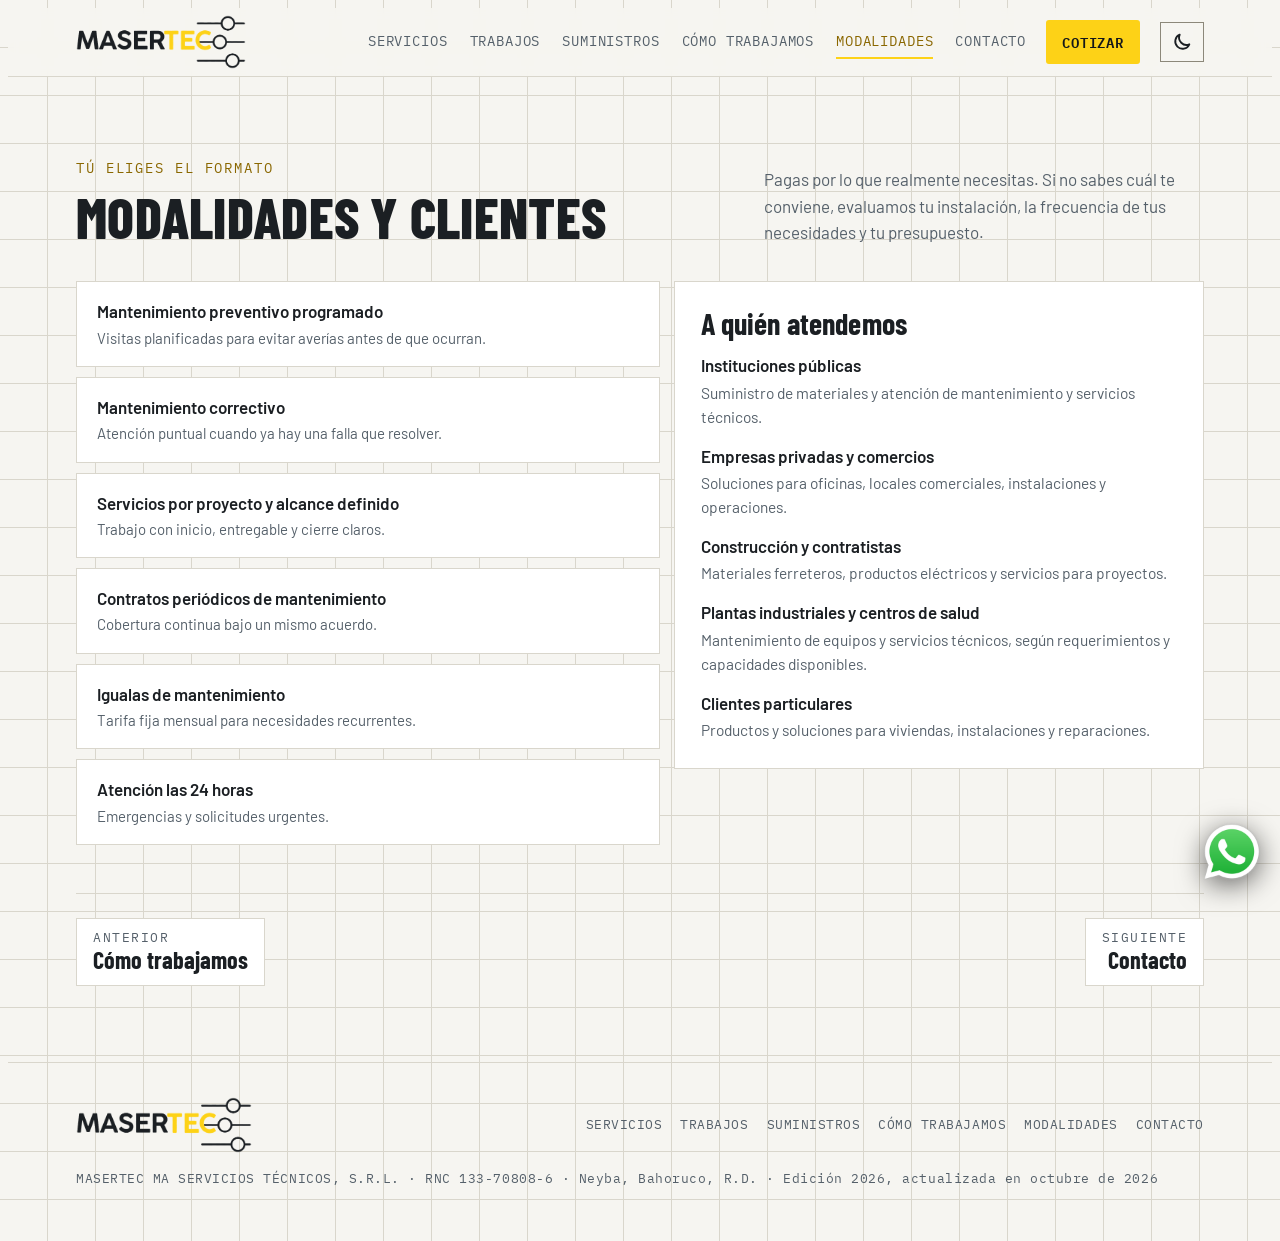
<file: modalidades.html>
<!doctype html>
<html lang="es">
<head>
<meta charset="utf-8">
<meta name="viewport" content="width=device-width,initial-scale=1,viewport-fit=cover">
<title>Modalidades de servicio y clientes que atendemos | MASERTEC</title>
<meta name="description" content="Mantenimiento preventivo, correctivo, por proyecto, contratos, igualas y atención 24 horas para instituciones, empresas, contratistas y particulares.">
<link rel="canonical" href="https://masertec.netlify.app/modalidades">
<meta name="theme-color" content="#14171a">
<meta property="og:type" content="website">
<meta property="og:locale" content="es_DO">
<meta property="og:site_name" content="MASERTEC MA Servicios Técnicos">
<meta property="og:title" content="Modalidades de servicio y clientes que atendemos | MASERTEC">
<meta property="og:description" content="Mantenimiento preventivo, correctivo, por proyecto, contratos, igualas y atención 24 horas para instituciones, empresas, contratistas y particulares.">
<meta property="og:url" content="https://masertec.netlify.app/modalidades">
<meta property="og:image" content="https://masertec.netlify.app/og-image.jpg">
<meta property="og:image:type" content="image/jpeg">
<meta property="og:image:width" content="1200">
<meta property="og:image:height" content="630">
<meta name="twitter:card" content="summary_large_image">
<link rel="icon" type="image/png" href="favicon.png">
<link rel="apple-touch-icon" href="apple-touch-icon.png">
<script>try{var t=localStorage.getItem("mt-theme");if(t==="light"||t==="dark")document.documentElement.setAttribute("data-theme",t);}catch(e){}</script>
<link rel="preload" href="fonts/barlow-400.woff2" as="font" type="font/woff2" crossorigin>
<link rel="preload" href="fonts/barlow-condensed-800.woff2" as="font" type="font/woff2" crossorigin>
<link rel="stylesheet" href="style.css?v=35836911">
</head>
<body data-page="modalidades">
<a class="skip" id="skip" href="#principal">Saltar al contenido</a>
<div class="sr" id="live" aria-live="polite"></div>

<header class="top">
  <div class="wrap">
    <a class="logo" href="index.html" aria-label="MASERTEC, ir al inicio">
      <img class="logo-img logo-d" src="logo-masertec.png" width="936" height="297" alt="MASERTEC">
      <img class="logo-img logo-l" src="logo-masertec-claro.png" width="936" height="297" alt="MASERTEC">
    </a>
    <nav class="nav" id="nav" aria-label="Secciones">
      <a href="servicios.html">Servicios</a><a href="trabajos.html">Trabajos</a><a href="suministros.html">Suministros</a><a href="como-trabajamos.html">Cómo trabajamos</a><a href="modalidades.html" aria-current="page">Modalidades</a><a href="contacto.html">Contacto</a>
    </nav>
    <a class="btn" href="contacto.html">Cotizar</a>
    <button class="icon-btn" id="theme-btn" type="button" aria-label="Cambiar a modo claro"></button>
    <button class="menu-btn" id="menu-btn" type="button" aria-expanded="false" aria-controls="nav" aria-label="Abrir menú">
      <svg viewBox="0 0 24 24" width="22" height="22" fill="none" stroke="currentColor" stroke-width="2" stroke-linecap="round" aria-hidden="true"><path d="M4 7h16M4 12h16M4 17h16"/></svg>
    </button>
  </div>
</header>

<main id="principal" tabindex="-1">
  <section id="modalidades">
    <div class="wrap">
      <div class="sec-head">
        <div><span class="eyebrow">Tú eliges el formato</span><h1>Modalidades y clientes</h1></div>
        <p>Pagas por lo que realmente necesitas. Si no sabes cuál te conviene, evaluamos tu instalación, la frecuencia de tus necesidades y tu presupuesto.</p>
      </div>
      <div class="two">
        <div class="mods">
          <div class="mod"><b>Mantenimiento preventivo programado</b><span>Visitas planificadas para evitar averías antes de que ocurran.</span></div>
          <div class="mod"><b>Mantenimiento correctivo</b><span>Atención puntual cuando ya hay una falla que resolver.</span></div>
          <div class="mod"><b>Servicios por proyecto y alcance definido</b><span>Trabajo con inicio, entregable y cierre claros.</span></div>
          <div class="mod"><b>Contratos periódicos de mantenimiento</b><span>Cobertura continua bajo un mismo acuerdo.</span></div>
          <div class="mod"><b>Igualas de mantenimiento</b><span>Tarifa fija mensual para necesidades recurrentes.</span></div>
          <div class="mod"><b>Atención las 24 horas</b><span>Emergencias y solicitudes urgentes.</span></div>
        </div>
        <div class="sect">
          <h3>A quién atendemos</h3>
          <dl>
            <div><dt>Instituciones públicas</dt><dd>Suministro de materiales y atención de mantenimiento y servicios técnicos.</dd></div>
            <div><dt>Empresas privadas y comercios</dt><dd>Soluciones para oficinas, locales comerciales, instalaciones y operaciones.</dd></div>
            <div><dt>Construcción y contratistas</dt><dd>Materiales ferreteros, productos eléctricos y servicios para proyectos.</dd></div>
            <div><dt>Plantas industriales y centros de salud</dt><dd>Mantenimiento de equipos y servicios técnicos, según requerimientos y capacidades disponibles.</dd></div>
            <div><dt>Clientes particulares</dt><dd>Productos y soluciones para viviendas, instalaciones y reparaciones.</dd></div>
          </dl>
        </div>
      </div>
      <nav class="pager" aria-label="Navegar entre secciones"><a class="prev" href="como-trabajamos.html"><span>Anterior</span>Cómo trabajamos</a><a class="next" href="contacto.html"><span>Siguiente</span>Contacto</a></nav>
    </div>
  </section>
</main>

<footer>
  <div class="wrap">
    <a class="logo" href="index.html" aria-label="MASERTEC, ir al inicio">
      <img class="logo-img logo-d" src="logo-masertec.png" width="936" height="297" alt="MASERTEC">
      <img class="logo-img logo-l" src="logo-masertec-claro.png" width="936" height="297" alt="MASERTEC">
    </a>
    <nav class="footnav" aria-label="Pie de página">
      <a href="servicios.html">Servicios</a><a href="trabajos.html">Trabajos</a><a href="suministros.html">Suministros</a><a href="como-trabajamos.html">Cómo trabajamos</a><a href="modalidades.html">Modalidades</a><a href="contacto.html">Contacto</a>
    </nav>
    <p>MASERTEC MA SERVICIOS TÉCNICOS, S.R.L. · RNC 133-70808-6 · Neyba, Bahoruco, R.D. · Edición 2026, actualizada en octubre de 2026</p>
  </div>
</footer>

<div class="dock" id="dock">
  <div class="toast" id="toast" hidden><span id="toast-msg"></span><a href="contacto.html">Ver mi cotización</a></div>
  <div class="qbar" id="qbar" role="region" aria-label="Mi cotización" hidden>
    <span class="qinfo"><b id="qn">0</b><span id="qlabel">elegidos</span></span>
    <a class="btn" href="contacto.html">Cotizar</a>
  </div>
</div>

<div class="wa"><a class="wa-btn" href="https://wa.me/18293657007?text=Hola%2C%20quisiera%20informaci%C3%B3n%20sobre%20sus%20servicios." target="_blank" rel="noopener" aria-label="Escribir por WhatsApp" title="Escribir por WhatsApp">
  <img src="whatsapp.png" width="64" height="64" alt="" aria-hidden="true">
</a></div>
<a class="call-btn" href="tel:+18293657007" aria-label="Llamar al (829) 365-7007" title="Llamar">
  <svg viewBox="0 0 24 24" width="26" height="26" fill="currentColor" aria-hidden="true"><path d="M6.6 10.8a15.1 15.1 0 0 0 6.6 6.6l2.2-2.2a1 1 0 0 1 1-.25 11.4 11.4 0 0 0 3.6.57 1 1 0 0 1 1 1V20a1 1 0 0 1-1 1A17 17 0 0 1 3 4a1 1 0 0 1 1-1h3.5a1 1 0 0 1 1 1c0 1.25.2 2.45.57 3.6a1 1 0 0 1-.25 1z"/></svg>
</a>

<script src="app.js?v=0c65ff1c" defer></script>
</body>
</html>
</file>
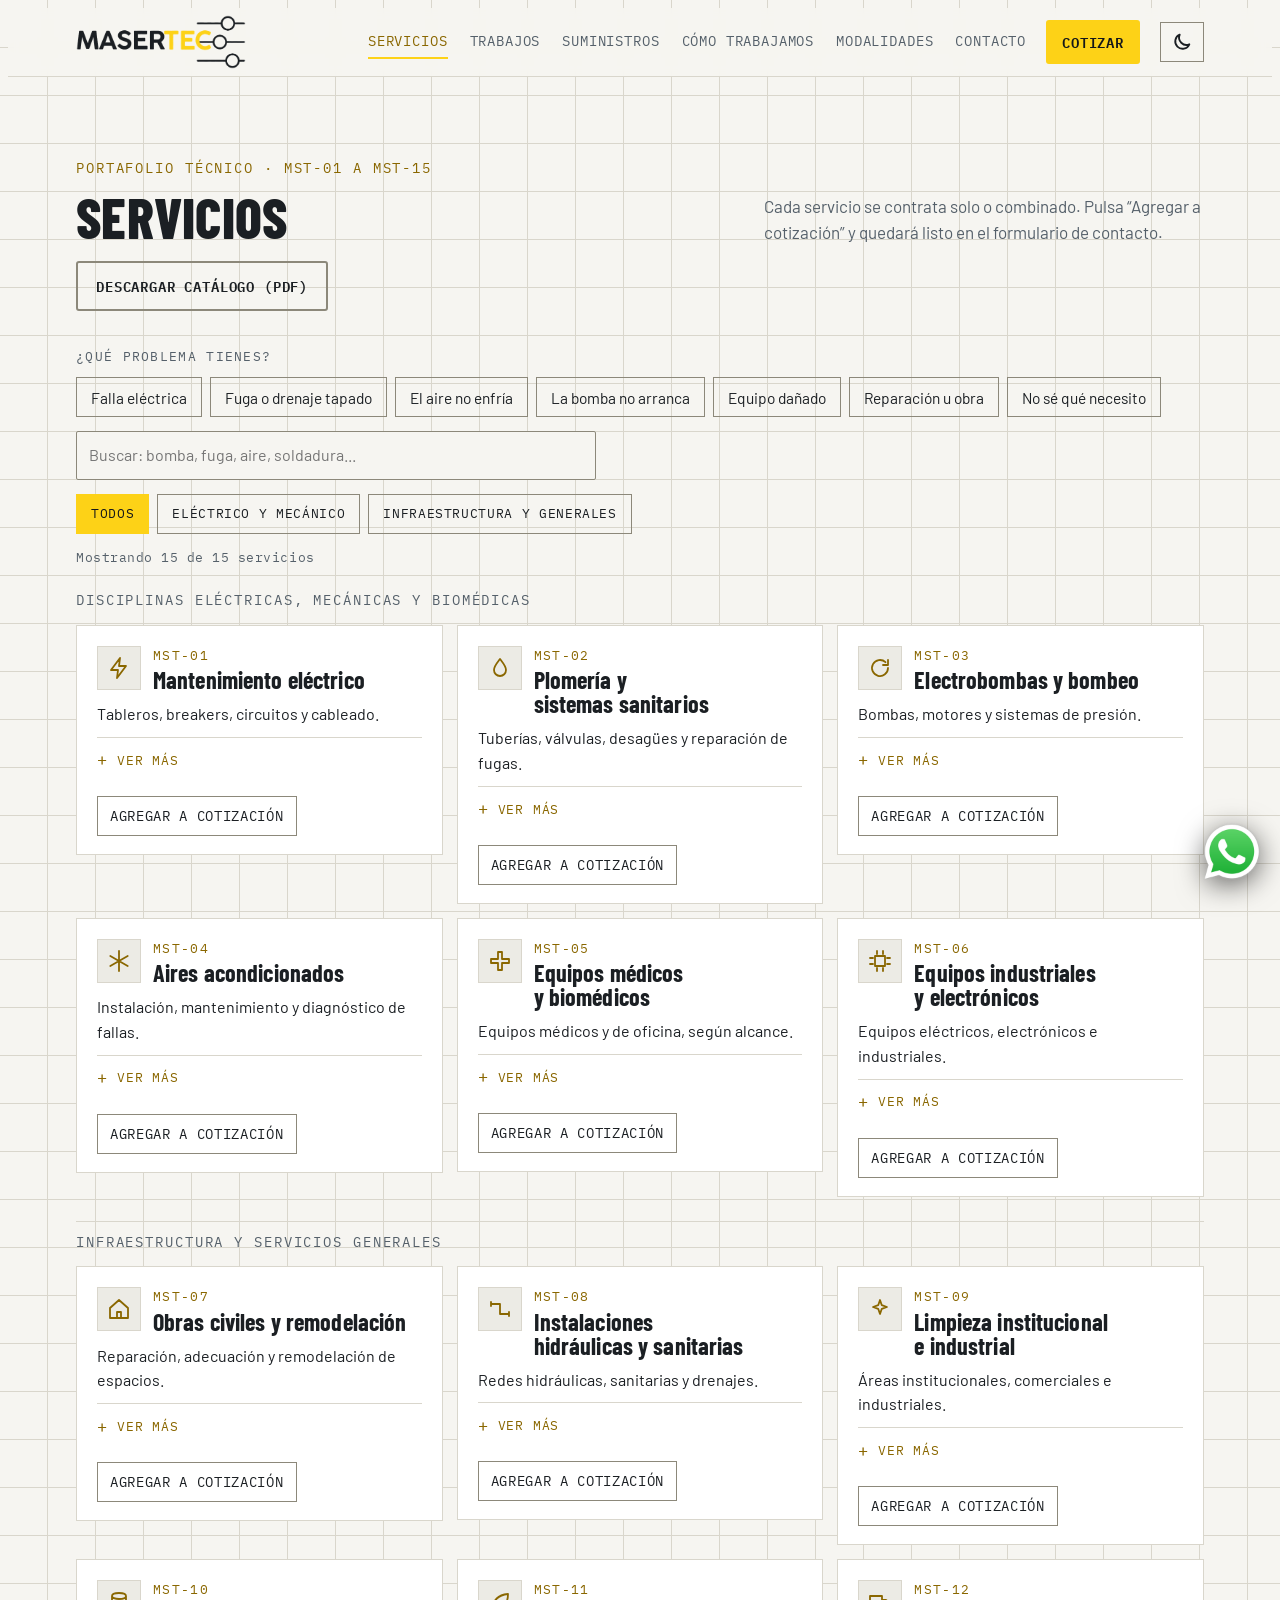
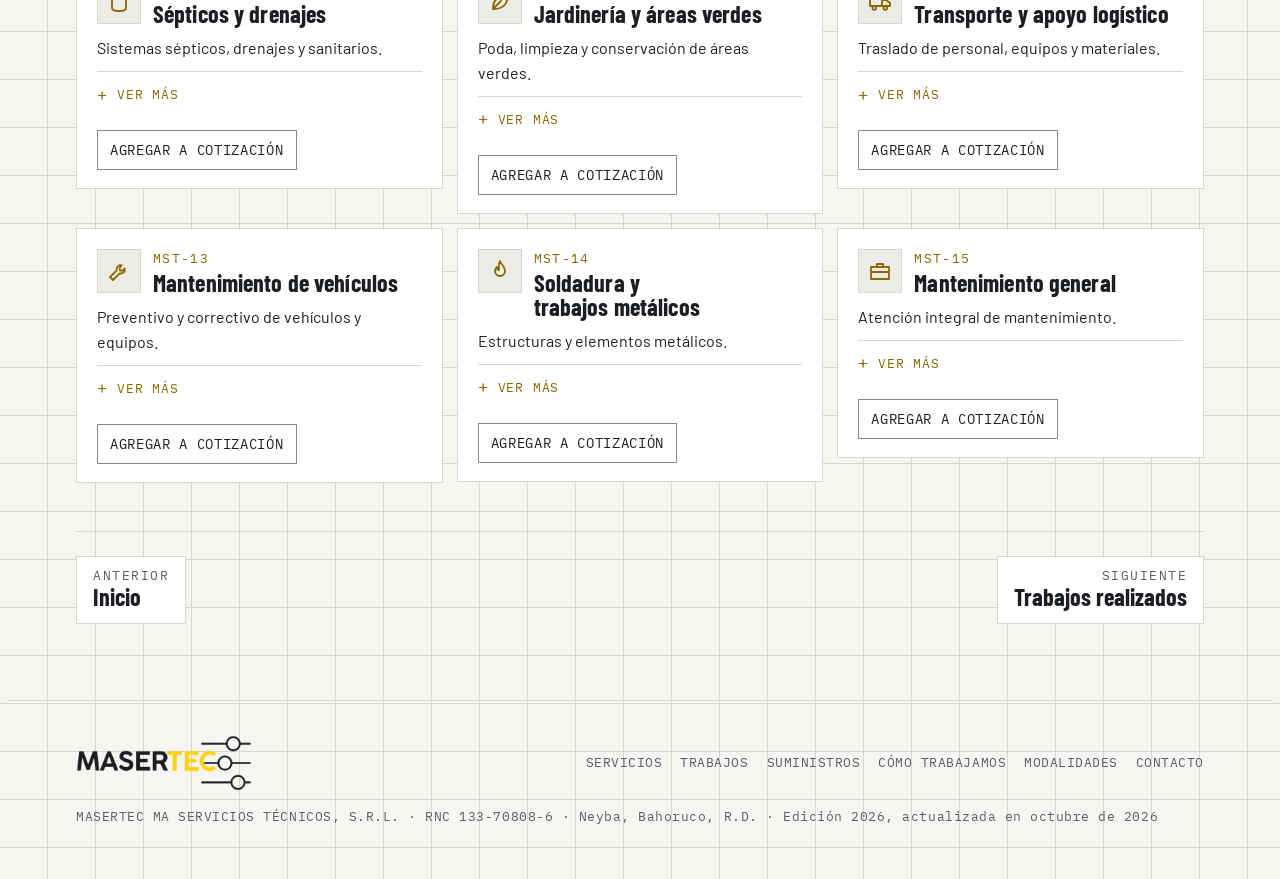
<file: servicios.html>
<!doctype html>
<html lang="es">
<head>
<meta charset="utf-8">
<meta name="viewport" content="width=device-width,initial-scale=1,viewport-fit=cover">
<title>Servicios técnicos: eléctrico, plomería, aires y más | MASERTEC</title>
<meta name="description" content="15 servicios técnicos en un solo equipo: electricidad, plomería, electrobombas, aires acondicionados, equipos médicos, obras civiles, soldadura y mantenimiento general.">
<link rel="canonical" href="https://masertec.netlify.app/servicios">
<meta name="theme-color" content="#14171a">
<meta property="og:type" content="website">
<meta property="og:locale" content="es_DO">
<meta property="og:site_name" content="MASERTEC MA Servicios Técnicos">
<meta property="og:title" content="Servicios técnicos: eléctrico, plomería, aires y más | MASERTEC">
<meta property="og:description" content="15 servicios técnicos en un solo equipo: electricidad, plomería, electrobombas, aires acondicionados, equipos médicos, obras civiles, soldadura y mantenimiento general.">
<meta property="og:url" content="https://masertec.netlify.app/servicios">
<meta property="og:image" content="https://masertec.netlify.app/og-image.jpg">
<meta property="og:image:type" content="image/jpeg">
<meta property="og:image:width" content="1200">
<meta property="og:image:height" content="630">
<meta name="twitter:card" content="summary_large_image">
<link rel="icon" type="image/png" href="favicon.png">
<link rel="apple-touch-icon" href="apple-touch-icon.png">
<script>try{var t=localStorage.getItem("mt-theme");if(t==="light"||t==="dark")document.documentElement.setAttribute("data-theme",t);}catch(e){}</script>
<link rel="preload" href="fonts/barlow-400.woff2" as="font" type="font/woff2" crossorigin>
<link rel="preload" href="fonts/barlow-condensed-800.woff2" as="font" type="font/woff2" crossorigin>
<link rel="stylesheet" href="style.css?v=35836911">
</head>
<body data-page="servicios">
<a class="skip" id="skip" href="#principal">Saltar al contenido</a>
<div class="sr" id="live" aria-live="polite"></div>

<header class="top">
  <div class="wrap">
    <a class="logo" href="index.html" aria-label="MASERTEC, ir al inicio">
      <img class="logo-img logo-d" src="logo-masertec.png" width="936" height="297" alt="MASERTEC">
      <img class="logo-img logo-l" src="logo-masertec-claro.png" width="936" height="297" alt="MASERTEC">
    </a>
    <nav class="nav" id="nav" aria-label="Secciones">
      <a href="servicios.html" aria-current="page">Servicios</a><a href="trabajos.html">Trabajos</a><a href="suministros.html">Suministros</a><a href="como-trabajamos.html">Cómo trabajamos</a><a href="modalidades.html">Modalidades</a><a href="contacto.html">Contacto</a>
    </nav>
    <a class="btn" href="contacto.html">Cotizar</a>
    <button class="icon-btn" id="theme-btn" type="button" aria-label="Cambiar a modo claro"></button>
    <button class="menu-btn" id="menu-btn" type="button" aria-expanded="false" aria-controls="nav" aria-label="Abrir menú">
      <svg viewBox="0 0 24 24" width="22" height="22" fill="none" stroke="currentColor" stroke-width="2" stroke-linecap="round" aria-hidden="true"><path d="M4 7h16M4 12h16M4 17h16"/></svg>
    </button>
  </div>
</header>

<main id="principal" tabindex="-1">
  <section id="servicios">
    <div class="wrap">
      <div class="sec-head">
        <div><span class="eyebrow">Portafolio técnico · MST-01 a MST-15</span><h1>Servicios</h1></div>
        <p>Cada servicio se contrata solo o combinado. Pulsa “Agregar a cotización” y quedará listo en el formulario de contacto.</p>
        <a class="btn ghost pdf-dl" href="catalogo-masertec.pdf" target="_blank" rel="noopener">Descargar catálogo (PDF)</a>
      </div>
      <div class="filters">
        <div class="prob">
          <span class="lbl" id="prob-lbl">¿Qué problema tienes?</span>
          <div class="fchips" id="prob" role="group" aria-labelledby="prob-lbl"><button type="button" class="fchip pchip" aria-pressed="false" data-codes="MST-01">Falla eléctrica</button><button type="button" class="fchip pchip" aria-pressed="false" data-codes="MST-02,MST-08,MST-10">Fuga o drenaje tapado</button><button type="button" class="fchip pchip" aria-pressed="false" data-codes="MST-04">El aire no enfría</button><button type="button" class="fchip pchip" aria-pressed="false" data-codes="MST-03">La bomba no arranca</button><button type="button" class="fchip pchip" aria-pressed="false" data-codes="MST-05,MST-06">Equipo dañado</button><button type="button" class="fchip pchip" aria-pressed="false" data-codes="MST-07,MST-14">Reparación u obra</button><button type="button" class="fchip pchip" aria-pressed="false" data-codes="MST-15">No sé qué necesito</button></div>
        </div>
        <input id="s-q" type="search" aria-label="Buscar servicio" placeholder="Buscar: bomba, fuga, aire, soldadura..." autocomplete="off">
        <div class="fchips" role="group" aria-label="Filtrar por grupo">
          <button class="fchip" type="button" data-g="all" aria-pressed="true">Todos</button>
          <button class="fchip" type="button" data-g="tec" aria-pressed="false">Eléctrico y mecánico</button>
          <button class="fchip" type="button" data-g="infra" aria-pressed="false">Infraestructura y generales</button>
        </div>
        <p class="count" id="s-count" aria-live="polite">Mostrando 15 de 15 servicios</p>
      </div>
      <div class="cards" id="cards">
<div class="group-label" data-g="tec">Disciplinas eléctricas, mecánicas y biomédicas</div>
<article class="card" data-g="tec" data-code="MST-01" data-text="mantenimiento electrico preventivo y correctivo de instalaciones, tableros, breakers, luminarias, circuitos y tomacorrientes. incluye cableado y canalizacion. tableros circuitos cableado"><div class="card-top"><span class="ico"><svg viewBox="0 0 24 24" aria-hidden="true"><path d="M13 2L4 14h7l-1 8 9-12h-7z"/></svg></span><div class="ct"><span class="code">MST-01</span><h3>Mantenimiento eléctrico</h3></div></div><p class="short">Tableros, breakers, circuitos y cableado.</p><details class="more"><summary><span class="o">Ver más</span><span class="c">Ver menos</span></summary><p>Preventivo y correctivo de instalaciones, tableros, breakers, luminarias, circuitos y tomacorrientes. Incluye cableado y canalización.</p><a class="svc-photo" href="trabajos.html"><img src="fotos/mini-06.webp" width="720" height="540" loading="lazy" decoding="async" alt="Tablero eléctrico con interruptores y barras de cobre"><span>Trabajo realizado</span></a><div class="tags"><span>Tableros</span><span>Circuitos</span><span>Cableado</span></div></details><button class="add" type="button" aria-pressed="false" data-name="Mantenimiento eléctrico">Agregar a cotización</button></article>
<article class="card" data-g="tec" data-code="MST-02" data-text="plomeria y sistemas sanitarios instalacion, reparacion y mantenimiento de tuberias, desagues, valvulas, aparatos sanitarios y redes de agua. reparacion de fugas. tuberias valvulas fugas"><div class="card-top"><span class="ico"><svg viewBox="0 0 24 24" aria-hidden="true"><path d="M12 3c3 4 6 7 6 11a6 6 0 0 1-12 0c0-4 3-7 6-11z"/></svg></span><div class="ct"><span class="code">MST-02</span><h3>Plomería y sistemas sanitarios</h3></div></div><p class="short">Tuberías, válvulas, desagües y reparación de fugas.</p><details class="more"><summary><span class="o">Ver más</span><span class="c">Ver menos</span></summary><p>Instalación, reparación y mantenimiento de tuberías, desagües, válvulas, aparatos sanitarios y redes de agua. Reparación de fugas.</p><div class="tags"><span>Tuberías</span><span>Válvulas</span><span>Fugas</span></div></details><button class="add" type="button" aria-pressed="false" data-name="Plomería y sistemas sanitarios">Agregar a cotización</button></article>
<article class="card" data-g="tec" data-code="MST-03" data-text="electrobombas y bombeo instalacion, diagnostico, mantenimiento y reparacion de bombas, motores, controles y sistemas de presion. bombas presion"><div class="card-top"><span class="ico"><svg viewBox="0 0 24 24" aria-hidden="true"><path d="M20 12a8 8 0 1 1-2.5-5.8M20 4v5h-5"/></svg></span><div class="ct"><span class="code">MST-03</span><h3>Electrobombas y bombeo</h3></div></div><p class="short">Bombas, motores y sistemas de presión.</p><details class="more"><summary><span class="o">Ver más</span><span class="c">Ver menos</span></summary><p>Instalación, diagnóstico, mantenimiento y reparación de bombas, motores, controles y sistemas de presión.</p><div class="tags"><span>Bombas</span><span>Presión</span></div></details><button class="add" type="button" aria-pressed="false" data-name="Electrobombas y bombeo">Agregar a cotización</button></article>
<article class="card" data-g="tec" data-code="MST-04" data-text="aires acondicionados instalacion, mantenimiento preventivo y correctivo, limpieza, revision de drenajes y diagnostico de fallas. climatizacion drenajes"><div class="card-top"><span class="ico"><svg viewBox="0 0 24 24" aria-hidden="true"><path d="M12 2v20M3.3 7l17.4 10M3.3 17L20.7 7"/></svg></span><div class="ct"><span class="code">MST-04</span><h3>Aires acondicionados</h3></div></div><p class="short">Instalación, mantenimiento y diagnóstico de fallas.</p><details class="more"><summary><span class="o">Ver más</span><span class="c">Ver menos</span></summary><p>Instalación, mantenimiento preventivo y correctivo, limpieza, revisión de drenajes y diagnóstico de fallas.</p><a class="svc-photo" href="trabajos.html"><img src="fotos/mini-05.webp" width="720" height="540" loading="lazy" decoding="async" alt="Técnico revisando una unidad condensadora de aire acondicionado"><span>Trabajo realizado</span></a><div class="tags"><span>Climatización</span><span>Drenajes</span></div></details><button class="add" type="button" aria-pressed="false" data-name="Aires acondicionados">Agregar a cotización</button></article>
<article class="card" data-g="tec" data-code="MST-05" data-text="equipos medicos y biomedicos mantenimiento, reparacion y soporte tecnico para equipos medicos y de oficina, segun alcance y disponibilidad de repuestos. biomedico soporte"><div class="card-top"><span class="ico"><svg viewBox="0 0 24 24" aria-hidden="true"><path d="M10 3h4v7h7v4h-7v7h-4v-7H3v-4h7z"/></svg></span><div class="ct"><span class="code">MST-05</span><h3>Equipos médicos y biomédicos</h3></div></div><p class="short">Equipos médicos y de oficina, según alcance.</p><details class="more"><summary><span class="o">Ver más</span><span class="c">Ver menos</span></summary><p>Mantenimiento, reparación y soporte técnico para equipos médicos y de oficina, según alcance y disponibilidad de repuestos.</p><div class="tags"><span>Biomédico</span><span>Soporte</span></div></details><button class="add" type="button" aria-pressed="false" data-name="Equipos médicos y biomédicos">Agregar a cotización</button></article>
<article class="card" data-g="tec" data-code="MST-06" data-text="equipos industriales y electronicos diagnostico, mantenimiento y reparacion de equipos y componentes electricos, electronicos, electromecanicos e industriales. diagnostico electronica motores"><div class="card-top"><span class="ico"><svg viewBox="0 0 24 24" aria-hidden="true"><path d="M7 7h10v10H7zM9 2v3M15 2v3M9 19v3M15 19v3M2 9h3M2 15h3M19 9h3M19 15h3"/></svg></span><div class="ct"><span class="code">MST-06</span><h3>Equipos industriales y electrónicos</h3></div></div><p class="short">Equipos eléctricos, electrónicos e industriales.</p><details class="more"><summary><span class="o">Ver más</span><span class="c">Ver menos</span></summary><p>Diagnóstico, mantenimiento y reparación de equipos y componentes eléctricos, electrónicos, electromecánicos e industriales.</p><a class="svc-photo" href="trabajos.html"><img src="fotos/mini-09.webp" width="720" height="540" loading="lazy" decoding="async" alt="Planta eléctrica Cummins con paneles abiertos para mantenimiento"><span>Trabajo realizado</span></a><div class="tags"><span>Diagnóstico</span><span>Electrónica</span><span>Motores</span></div></details><button class="add" type="button" aria-pressed="false" data-name="Equipos industriales y electrónicos">Agregar a cotización</button></article>
<div class="group-label" data-g="infra">Infraestructura y servicios generales</div>
<article class="card" data-g="infra" data-code="MST-07" data-text="obras civiles y remodelacion reparacion, adecuacion, mantenimiento y remodelacion de espacios e infraestructura. obra remodelacion"><div class="card-top"><span class="ico"><svg viewBox="0 0 24 24" aria-hidden="true"><path d="M3 11l9-8 9 8v10H3zM10 21v-6h4v6"/></svg></span><div class="ct"><span class="code">MST-07</span><h3>Obras civiles y remodelación</h3></div></div><p class="short">Reparación, adecuación y remodelación de espacios.</p><details class="more"><summary><span class="o">Ver más</span><span class="c">Ver menos</span></summary><p>Reparación, adecuación, mantenimiento y remodelación de espacios e infraestructura.</p><a class="svc-photo" href="trabajos.html"><img src="fotos/mini-01.webp" width="720" height="540" loading="lazy" decoding="async" alt="Pasillo en obra con cielo raso abierto y canalizaciones eléctricas"><span>Trabajo realizado</span></a><div class="tags"><span>Obra</span><span>Remodelación</span></div></details><button class="add" type="button" aria-pressed="false" data-name="Obras civiles y remodelación">Agregar a cotización</button></article>
<article class="card" data-g="infra" data-code="MST-08" data-text="instalaciones hidraulicas y sanitarias ejecucion y mantenimiento de redes hidraulicas, sanitarias, drenajes y canalizaciones. redes drenajes"><div class="card-top"><span class="ico"><svg viewBox="0 0 24 24" aria-hidden="true"><path d="M3 7h9v10h9M3 5v4M21 15v4"/></svg></span><div class="ct"><span class="code">MST-08</span><h3>Instalaciones hidráulicas y sanitarias</h3></div></div><p class="short">Redes hidráulicas, sanitarias y drenajes.</p><details class="more"><summary><span class="o">Ver más</span><span class="c">Ver menos</span></summary><p>Ejecución y mantenimiento de redes hidráulicas, sanitarias, drenajes y canalizaciones.</p><div class="tags"><span>Redes</span><span>Drenajes</span></div></details><button class="add" type="button" aria-pressed="false" data-name="Instalaciones hidráulicas y sanitarias">Agregar a cotización</button></article>
<article class="card" data-g="infra" data-code="MST-09" data-text="limpieza institucional e industrial limpieza y mantenimiento de areas institucionales, comerciales e industriales. limpieza"><div class="card-top"><span class="ico"><svg viewBox="0 0 24 24" aria-hidden="true"><path d="M12 3l1.8 5.2L19 10l-5.2 1.8L12 17l-1.8-5.2L5 10l5.2-1.8z"/></svg></span><div class="ct"><span class="code">MST-09</span><h3>Limpieza institucional e industrial</h3></div></div><p class="short">Áreas institucionales, comerciales e industriales.</p><details class="more"><summary><span class="o">Ver más</span><span class="c">Ver menos</span></summary><p>Limpieza y mantenimiento de áreas institucionales, comerciales e industriales.</p><div class="tags"><span>Limpieza</span></div></details><button class="add" type="button" aria-pressed="false" data-name="Limpieza institucional e industrial">Agregar a cotización</button></article>
<article class="card" data-g="infra" data-code="MST-10" data-text="septicos y drenajes limpieza y mantenimiento de sistemas septicos, drenajes y sistemas sanitarios. septicos sanitarios"><div class="card-top"><span class="ico"><svg viewBox="0 0 24 24" aria-hidden="true"><path d="M5 6c0-1.7 3.1-3 7-3s7 1.3 7 3-3.1 3-7 3-7-1.3-7-3zM5 6v12c0 1.7 3.1 3 7 3s7-1.3 7-3V6"/></svg></span><div class="ct"><span class="code">MST-10</span><h3>Sépticos y drenajes</h3></div></div><p class="short">Sistemas sépticos, drenajes y sanitarios.</p><details class="more"><summary><span class="o">Ver más</span><span class="c">Ver menos</span></summary><p>Limpieza y mantenimiento de sistemas sépticos, drenajes y sistemas sanitarios.</p><div class="tags"><span>Sépticos</span><span>Sanitarios</span></div></details><button class="add" type="button" aria-pressed="false" data-name="Sépticos y drenajes">Agregar a cotización</button></article>
<article class="card" data-g="infra" data-code="MST-11" data-text="jardineria y areas verdes poda, limpieza, acondicionamiento y conservacion de jardines y areas verdes. poda jardines"><div class="card-top"><span class="ico"><svg viewBox="0 0 24 24" aria-hidden="true"><path d="M5 19C5 10 10 5 20 4c0 10-5 15-14 15zM5 19l8-8"/></svg></span><div class="ct"><span class="code">MST-11</span><h3>Jardinería y áreas verdes</h3></div></div><p class="short">Poda, limpieza y conservación de áreas verdes.</p><details class="more"><summary><span class="o">Ver más</span><span class="c">Ver menos</span></summary><p>Poda, limpieza, acondicionamiento y conservación de jardines y áreas verdes.</p><div class="tags"><span>Poda</span><span>Jardines</span></div></details><button class="add" type="button" aria-pressed="false" data-name="Jardinería y áreas verdes">Agregar a cotización</button></article>
<article class="card" data-g="infra" data-code="MST-12" data-text="transporte y apoyo logistico transporte de personal, equipos, materiales y bienes vinculados a los servicios contratados. coordinacion de entregas. logistica entregas"><div class="card-top"><span class="ico"><svg viewBox="0 0 24 24" aria-hidden="true"><path d="M2 6h12v10H2zM14 10h4l4 3v3h-8zM4.5 18a1.8 1.8 0 1 0 3.6 0a1.8 1.8 0 1 0-3.6 0M15.5 18a1.8 1.8 0 1 0 3.6 0a1.8 1.8 0 1 0-3.6 0"/></svg></span><div class="ct"><span class="code">MST-12</span><h3>Transporte y apoyo logístico</h3></div></div><p class="short">Traslado de personal, equipos y materiales.</p><details class="more"><summary><span class="o">Ver más</span><span class="c">Ver menos</span></summary><p>Transporte de personal, equipos, materiales y bienes vinculados a los servicios contratados. Coordinación de entregas.</p><div class="tags"><span>Logística</span><span>Entregas</span></div></details><button class="add" type="button" aria-pressed="false" data-name="Transporte y apoyo logístico">Agregar a cotización</button></article>
<article class="card" data-g="infra" data-code="MST-13" data-text="mantenimiento de vehiculos mantenimiento preventivo y correctivo de vehiculos y equipos de transporte, segun alcance. vehiculos"><div class="card-top"><span class="ico"><svg viewBox="0 0 24 24" aria-hidden="true"><path d="M14.7 6.3a4 4 0 0 0-5 5L3 18l3 3 6.7-6.7a4 4 0 0 0 5-5l-2.5 2.5-2.2-.5-.5-2.2z"/></svg></span><div class="ct"><span class="code">MST-13</span><h3>Mantenimiento de vehículos</h3></div></div><p class="short">Preventivo y correctivo de vehículos y equipos.</p><details class="more"><summary><span class="o">Ver más</span><span class="c">Ver menos</span></summary><p>Mantenimiento preventivo y correctivo de vehículos y equipos de transporte, según alcance.</p><div class="tags"><span>Vehículos</span></div></details><button class="add" type="button" aria-pressed="false" data-name="Mantenimiento de vehículos">Agregar a cotización</button></article>
<article class="card" data-g="infra" data-code="MST-14" data-text="soldadura y trabajos metalicos fabricacion, reparacion y adecuacion de estructuras y elementos metalicos. soldadura estructuras"><div class="card-top"><span class="ico"><svg viewBox="0 0 24 24" aria-hidden="true"><path d="M12 2c1 4 5 5 5 10a5 5 0 0 1-10 0c0-2 1-3 2-4 0 2 1 3 2 3 0-4-1-6 1-9z"/></svg></span><div class="ct"><span class="code">MST-14</span><h3>Soldadura y trabajos metálicos</h3></div></div><p class="short">Estructuras y elementos metálicos.</p><details class="more"><summary><span class="o">Ver más</span><span class="c">Ver menos</span></summary><p>Fabricación, reparación y adecuación de estructuras y elementos metálicos.</p><div class="tags"><span>Soldadura</span><span>Estructuras</span></div></details><button class="add" type="button" aria-pressed="false" data-name="Soldadura y trabajos metálicos">Agregar a cotización</button></article>
<article class="card" data-g="infra" data-code="MST-15" data-text="mantenimiento general atencion integral de necesidades de mantenimiento en instalaciones comerciales, institucionales e industriales. el respaldo cuando no esta claro a quien mas llamar. integral"><div class="card-top"><span class="ico"><svg viewBox="0 0 24 24" aria-hidden="true"><path d="M3 8h18v12H3zM9 8V5h6v3M3 13h18"/></svg></span><div class="ct"><span class="code">MST-15</span><h3>Mantenimiento general</h3></div></div><p class="short">Atención integral de mantenimiento.</p><details class="more"><summary><span class="o">Ver más</span><span class="c">Ver menos</span></summary><p>Atención integral de necesidades de mantenimiento en instalaciones comerciales, institucionales e industriales. El respaldo cuando no está claro a quién más llamar.</p><div class="tags"><span>Integral</span></div></details><button class="add" type="button" aria-pressed="false" data-name="Mantenimiento general">Agregar a cotización</button></article>
</div>
      <p class="empty-msg" id="s-empty" hidden>No encontramos servicios con esa búsqueda. Escríbenos lo que necesitas en el formulario de contacto y lo evaluamos.</p>
      <nav class="pager" aria-label="Navegar entre secciones"><a class="prev" href="index.html"><span>Anterior</span>Inicio</a><a class="next" href="trabajos.html"><span>Siguiente</span>Trabajos realizados</a></nav>
    </div>
  </section>
</main>

<footer>
  <div class="wrap">
    <a class="logo" href="index.html" aria-label="MASERTEC, ir al inicio">
      <img class="logo-img logo-d" src="logo-masertec.png" width="936" height="297" alt="MASERTEC">
      <img class="logo-img logo-l" src="logo-masertec-claro.png" width="936" height="297" alt="MASERTEC">
    </a>
    <nav class="footnav" aria-label="Pie de página">
      <a href="servicios.html">Servicios</a><a href="trabajos.html">Trabajos</a><a href="suministros.html">Suministros</a><a href="como-trabajamos.html">Cómo trabajamos</a><a href="modalidades.html">Modalidades</a><a href="contacto.html">Contacto</a>
    </nav>
    <p>MASERTEC MA SERVICIOS TÉCNICOS, S.R.L. · RNC 133-70808-6 · Neyba, Bahoruco, R.D. · Edición 2026, actualizada en octubre de 2026</p>
  </div>
</footer>

<div class="dock" id="dock">
  <div class="toast" id="toast" hidden><span id="toast-msg"></span><a href="contacto.html">Ver mi cotización</a></div>
  <div class="qbar" id="qbar" role="region" aria-label="Mi cotización" hidden>
    <span class="qinfo"><b id="qn">0</b><span id="qlabel">elegidos</span></span>
    <a class="btn" href="contacto.html">Cotizar</a>
  </div>
</div>

<div class="wa"><a class="wa-btn" href="https://wa.me/18293657007?text=Hola%2C%20quisiera%20informaci%C3%B3n%20sobre%20sus%20servicios." target="_blank" rel="noopener" aria-label="Escribir por WhatsApp" title="Escribir por WhatsApp">
  <img src="whatsapp.png" width="64" height="64" alt="" aria-hidden="true">
</a></div>
<a class="call-btn" href="tel:+18293657007" aria-label="Llamar al (829) 365-7007" title="Llamar">
  <svg viewBox="0 0 24 24" width="26" height="26" fill="currentColor" aria-hidden="true"><path d="M6.6 10.8a15.1 15.1 0 0 0 6.6 6.6l2.2-2.2a1 1 0 0 1 1-.25 11.4 11.4 0 0 0 3.6.57 1 1 0 0 1 1 1V20a1 1 0 0 1-1 1A17 17 0 0 1 3 4a1 1 0 0 1 1-1h3.5a1 1 0 0 1 1 1c0 1.25.2 2.45.57 3.6a1 1 0 0 1-.25 1z"/></svg>
</a>

<script src="app.js?v=0c65ff1c" defer></script>
</body>
</html>
</file>
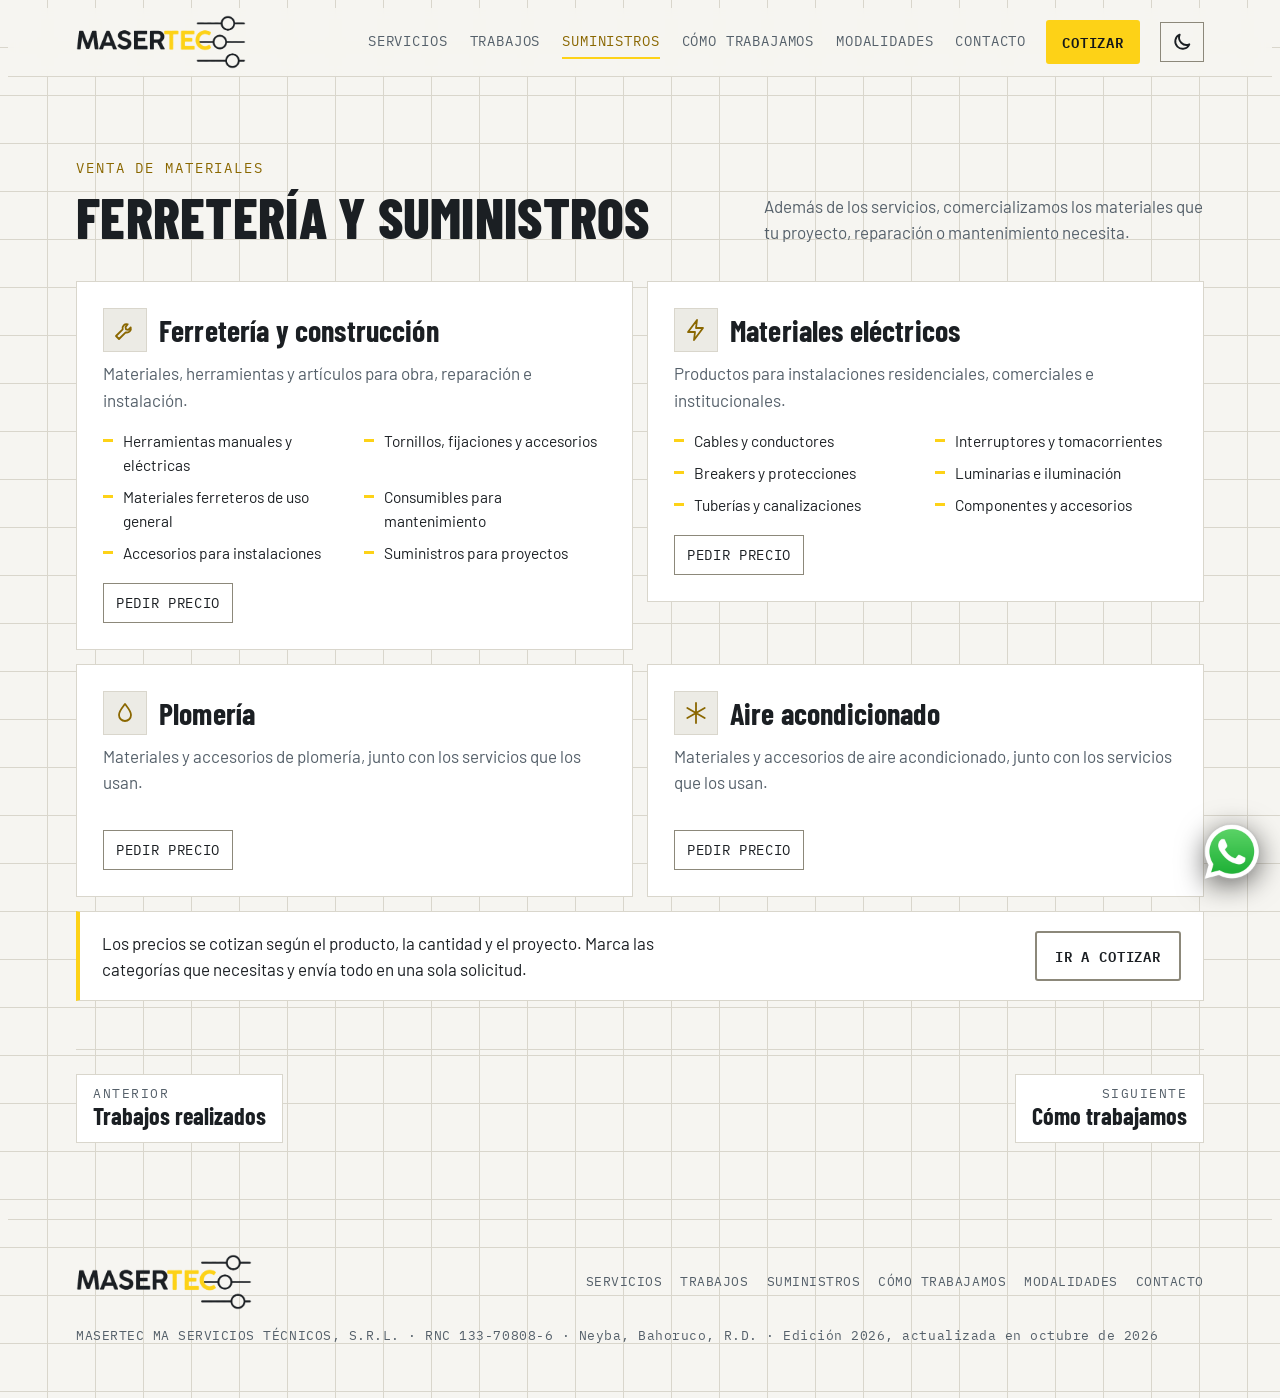
<file: suministros.html>
<!doctype html>
<html lang="es">
<head>
<meta charset="utf-8">
<meta name="viewport" content="width=device-width,initial-scale=1,viewport-fit=cover">
<title>Ferretería y materiales eléctricos | MASERTEC</title>
<meta name="description" content="Venta de materiales ferreteros, eléctricos, de plomería y de aire acondicionado para obras, reparaciones y mantenimiento. Pide precio por categoría.">
<link rel="canonical" href="https://masertec.netlify.app/suministros">
<meta name="theme-color" content="#14171a">
<meta property="og:type" content="website">
<meta property="og:locale" content="es_DO">
<meta property="og:site_name" content="MASERTEC MA Servicios Técnicos">
<meta property="og:title" content="Ferretería y materiales eléctricos | MASERTEC">
<meta property="og:description" content="Venta de materiales ferreteros, eléctricos, de plomería y de aire acondicionado para obras, reparaciones y mantenimiento. Pide precio por categoría.">
<meta property="og:url" content="https://masertec.netlify.app/suministros">
<meta property="og:image" content="https://masertec.netlify.app/og-image.jpg">
<meta property="og:image:type" content="image/jpeg">
<meta property="og:image:width" content="1200">
<meta property="og:image:height" content="630">
<meta name="twitter:card" content="summary_large_image">
<link rel="icon" type="image/png" href="favicon.png">
<link rel="apple-touch-icon" href="apple-touch-icon.png">
<script>try{var t=localStorage.getItem("mt-theme");if(t==="light"||t==="dark")document.documentElement.setAttribute("data-theme",t);}catch(e){}</script>
<link rel="preload" href="fonts/barlow-400.woff2" as="font" type="font/woff2" crossorigin>
<link rel="preload" href="fonts/barlow-condensed-800.woff2" as="font" type="font/woff2" crossorigin>
<link rel="stylesheet" href="style.css?v=35836911">
</head>
<body data-page="suministros">
<a class="skip" id="skip" href="#principal">Saltar al contenido</a>
<div class="sr" id="live" aria-live="polite"></div>

<header class="top">
  <div class="wrap">
    <a class="logo" href="index.html" aria-label="MASERTEC, ir al inicio">
      <img class="logo-img logo-d" src="logo-masertec.png" width="936" height="297" alt="MASERTEC">
      <img class="logo-img logo-l" src="logo-masertec-claro.png" width="936" height="297" alt="MASERTEC">
    </a>
    <nav class="nav" id="nav" aria-label="Secciones">
      <a href="servicios.html">Servicios</a><a href="trabajos.html">Trabajos</a><a href="suministros.html" aria-current="page">Suministros</a><a href="como-trabajamos.html">Cómo trabajamos</a><a href="modalidades.html">Modalidades</a><a href="contacto.html">Contacto</a>
    </nav>
    <a class="btn" href="contacto.html">Cotizar</a>
    <button class="icon-btn" id="theme-btn" type="button" aria-label="Cambiar a modo claro"></button>
    <button class="menu-btn" id="menu-btn" type="button" aria-expanded="false" aria-controls="nav" aria-label="Abrir menú">
      <svg viewBox="0 0 24 24" width="22" height="22" fill="none" stroke="currentColor" stroke-width="2" stroke-linecap="round" aria-hidden="true"><path d="M4 7h16M4 12h16M4 17h16"/></svg>
    </button>
  </div>
</header>

<main id="principal" tabindex="-1">
  <section id="suministros">
    <div class="wrap">
      <div class="sec-head">
        <div><span class="eyebrow">Venta de materiales</span><h1>Ferretería y suministros</h1></div>
        <p>Además de los servicios, comercializamos los materiales que tu proyecto, reparación o mantenimiento necesita.</p>
      </div>
      <div class="supply">
        <div class="box">
          <div class="mat-h"><span class="ico"><svg viewBox="0 0 24 24" aria-hidden="true"><path d="M14.7 6.3a4 4 0 0 0-5 5L3 18l3 3 6.7-6.7a4 4 0 0 0 5-5l-2.5 2.5-2.2-.5-.5-2.2z"/></svg></span><h3>Ferretería y construcción</h3></div>
          <p>Materiales, herramientas y artículos para obra, reparación e instalación.</p>
          <ul>
            <li>Herramientas manuales y eléctricas</li>
            <li>Tornillos, fijaciones y accesorios</li>
            <li>Materiales ferreteros de uso general</li>
            <li>Consumibles para mantenimiento</li>
            <li>Accesorios para instalaciones</li>
            <li>Suministros para proyectos</li>
          </ul>
          <button class="add" type="button" aria-pressed="false" data-name="Materiales ferreteros y de construcción" data-label="Pedir precio">Pedir precio</button>
        </div>
        <div class="box">
          <div class="mat-h"><span class="ico"><svg viewBox="0 0 24 24" aria-hidden="true"><path d="M13 2L4 14h7l-1 8 9-12h-7z"/></svg></span><h3>Materiales eléctricos</h3></div>
          <p>Productos para instalaciones residenciales, comerciales e institucionales.</p>
          <ul>
            <li>Cables y conductores</li>
            <li>Interruptores y tomacorrientes</li>
            <li>Breakers y protecciones</li>
            <li>Luminarias e iluminación</li>
            <li>Tuberías y canalizaciones</li>
            <li>Componentes y accesorios</li>
          </ul>
          <button class="add" type="button" aria-pressed="false" data-name="Materiales eléctricos" data-label="Pedir precio">Pedir precio</button>
        </div>
        <div class="box">
          <div class="mat-h"><span class="ico"><svg viewBox="0 0 24 24" aria-hidden="true"><path d="M12 3c3 4 6 7 6 11a6 6 0 0 1-12 0c0-4 3-7 6-11z"/></svg></span><h3>Plomería</h3></div>
          <p>Materiales y accesorios de plomería, junto con los servicios que los usan.</p>
          <button class="add" type="button" aria-pressed="false" data-name="Materiales de plomería" data-label="Pedir precio">Pedir precio</button>
        </div>
        <div class="box">
          <div class="mat-h"><span class="ico"><svg viewBox="0 0 24 24" aria-hidden="true"><path d="M12 2v20M3.3 7l17.4 10M3.3 17L20.7 7"/></svg></span><h3>Aire acondicionado</h3></div>
          <p>Materiales y accesorios de aire acondicionado, junto con los servicios que los usan.</p>
          <button class="add" type="button" aria-pressed="false" data-name="Materiales de aire acondicionado" data-label="Pedir precio">Pedir precio</button>
        </div>
      </div>
      <div class="supply-note">
        <p>Los precios se cotizan según el producto, la cantidad y el proyecto. Marca las categorías que necesitas y envía todo en una sola solicitud.</p>
        <a class="btn ghost" href="contacto.html">Ir a cotizar</a>
      </div>
      <nav class="pager" aria-label="Navegar entre secciones"><a class="prev" href="trabajos.html"><span>Anterior</span>Trabajos realizados</a><a class="next" href="como-trabajamos.html"><span>Siguiente</span>Cómo trabajamos</a></nav>
    </div>
  </section>
</main>

<footer>
  <div class="wrap">
    <a class="logo" href="index.html" aria-label="MASERTEC, ir al inicio">
      <img class="logo-img logo-d" src="logo-masertec.png" width="936" height="297" alt="MASERTEC">
      <img class="logo-img logo-l" src="logo-masertec-claro.png" width="936" height="297" alt="MASERTEC">
    </a>
    <nav class="footnav" aria-label="Pie de página">
      <a href="servicios.html">Servicios</a><a href="trabajos.html">Trabajos</a><a href="suministros.html">Suministros</a><a href="como-trabajamos.html">Cómo trabajamos</a><a href="modalidades.html">Modalidades</a><a href="contacto.html">Contacto</a>
    </nav>
    <p>MASERTEC MA SERVICIOS TÉCNICOS, S.R.L. · RNC 133-70808-6 · Neyba, Bahoruco, R.D. · Edición 2026, actualizada en octubre de 2026</p>
  </div>
</footer>

<div class="dock" id="dock">
  <div class="toast" id="toast" hidden><span id="toast-msg"></span><a href="contacto.html">Ver mi cotización</a></div>
  <div class="qbar" id="qbar" role="region" aria-label="Mi cotización" hidden>
    <span class="qinfo"><b id="qn">0</b><span id="qlabel">elegidos</span></span>
    <a class="btn" href="contacto.html">Cotizar</a>
  </div>
</div>

<div class="wa"><a class="wa-btn" href="https://wa.me/18293657007?text=Hola%2C%20quisiera%20informaci%C3%B3n%20sobre%20sus%20servicios." target="_blank" rel="noopener" aria-label="Escribir por WhatsApp" title="Escribir por WhatsApp">
  <img src="whatsapp.png" width="64" height="64" alt="" aria-hidden="true">
</a></div>
<a class="call-btn" href="tel:+18293657007" aria-label="Llamar al (829) 365-7007" title="Llamar">
  <svg viewBox="0 0 24 24" width="26" height="26" fill="currentColor" aria-hidden="true"><path d="M6.6 10.8a15.1 15.1 0 0 0 6.6 6.6l2.2-2.2a1 1 0 0 1 1-.25 11.4 11.4 0 0 0 3.6.57 1 1 0 0 1 1 1V20a1 1 0 0 1-1 1A17 17 0 0 1 3 4a1 1 0 0 1 1-1h3.5a1 1 0 0 1 1 1c0 1.25.2 2.45.57 3.6a1 1 0 0 1-.25 1z"/></svg>
</a>

<script src="app.js?v=0c65ff1c" defer></script>
</body>
</html>
</file>
<file: style.css>
@font-face{font-family:"Barlow";font-style:normal;font-weight:400;font-display:swap;src:url(fonts/barlow-400.woff2) format("woff2")}
@font-face{font-family:"Barlow";font-style:normal;font-weight:500;font-display:swap;src:url(fonts/barlow-500.woff2) format("woff2")}
@font-face{font-family:"Barlow";font-style:normal;font-weight:600;font-display:swap;src:url(fonts/barlow-600.woff2) format("woff2")}
@font-face{font-family:"Barlow Condensed";font-style:normal;font-weight:600;font-display:swap;src:url(fonts/barlow-condensed-600.woff2) format("woff2")}
@font-face{font-family:"Barlow Condensed";font-style:normal;font-weight:700;font-display:swap;src:url(fonts/barlow-condensed-700.woff2) format("woff2")}
@font-face{font-family:"Barlow Condensed";font-style:normal;font-weight:800;font-display:swap;src:url(fonts/barlow-condensed-800.woff2) format("woff2")}
@font-face{font-family:"IBM Plex Mono";font-style:normal;font-weight:400;font-display:swap;src:url(fonts/ibm-plex-mono-400.woff2) format("woff2")}
@font-face{font-family:"IBM Plex Mono";font-style:normal;font-weight:500;font-display:swap;src:url(fonts/ibm-plex-mono-500.woff2) format("woff2")}
@font-face{font-family:"IBM Plex Mono";font-style:normal;font-weight:600;font-display:swap;src:url(fonts/ibm-plex-mono-600.woff2) format("woff2")}
/* Layout: banda oscura de plano técnico, rejilla sutil de fondo, tarjetas de servicio con código MST y una sola acción por tarjeta (agregar a cotización). */
:root{
  --bg:#14171a;
  --panel:#1b1f23;
  --panel-2:#22272c;
  --line:#2f363c;
  --ctl:#4b565e;
  --fg:#eceae4;
  --muted:#a2abb2;
  --accent:#fdd217;
  --accent-ink:#fdd217;
  --accent-hover:#ffe14d;
  --on-accent:#14171a;
  --ok:#7fd6a0;
  --err:#ff8a7a;
  --top-bg:rgba(20,23,26,.94);
  --focus-ring:rgba(253,210,23,.35);
  --shadow:rgba(0,0,0,.5);
  --logo-d:block;
  --logo-l:none;
  --f-display:"Barlow Condensed","Arial Narrow",Arial,sans-serif;
  --f-body:"Barlow","Helvetica Neue",Arial,sans-serif;
  --f-mono:"IBM Plex Mono",ui-monospace,Menlo,Consolas,monospace;
  color-scheme:dark;
}
@media (prefers-color-scheme: light){
  :root:not([data-theme="dark"]){
    --bg:#f6f5f1;--panel:#ffffff;--panel-2:#ecebe5;--line:#d9d6cc;--ctl:#8c887a;--fg:#1b1f23;--muted:#55606a;
    --accent:#fdd217;--accent-ink:#8a6700;--accent-hover:#e8bf00;--on-accent:#14171a;
    --ok:#1d7a45;--err:#b3261e;--top-bg:rgba(246,245,241,.94);--focus-ring:rgba(138,103,0,.35);--shadow:rgba(20,23,26,.18);
    --logo-d:none;--logo-l:block;color-scheme:light;
  }
}
:root[data-theme="light"]{
  --bg:#f6f5f1;--panel:#ffffff;--panel-2:#ecebe5;--line:#d9d6cc;--ctl:#8c887a;--fg:#1b1f23;--muted:#55606a;
  --accent:#fdd217;--accent-ink:#8a6700;--accent-hover:#e8bf00;--on-accent:#14171a;
  --ok:#1d7a45;--err:#b3261e;--top-bg:rgba(246,245,241,.94);--focus-ring:rgba(138,103,0,.35);--shadow:rgba(20,23,26,.18);
  --logo-d:none;--logo-l:block;color-scheme:light;
}
*{box-sizing:border-box}
[hidden]{display:none!important}
[data-view]:focus{outline:none}
html{scroll-behavior:smooth;scroll-padding-top:84px}
body{
  background:var(--bg);color:var(--fg);font-family:var(--f-body);font-size:17px;line-height:1.55;
  background-image:linear-gradient(var(--line) 1px,transparent 1px),linear-gradient(90deg,var(--line) 1px,transparent 1px);
  background-size:48px 48px;background-position:-1px -1px;
  background-attachment:scroll;
}
body::before{content:"";position:fixed;inset:0 0 auto;height:env(safe-area-inset-top,0px);background:var(--bg);z-index:30}
.wrap{max-width:1160px;margin:0 auto;padding-left:max(16px,env(safe-area-inset-left,0px));padding-right:max(16px,env(safe-area-inset-right,0px))}
a{color:inherit}
:focus-visible{outline:3px solid var(--accent);outline-offset:3px}
h1,h2,h3{font-family:var(--f-display);line-height:1;margin:0;text-wrap:balance;letter-spacing:.005em}
.eyebrow{font-family:var(--f-mono);font-size:13.5px;letter-spacing:.14em;text-transform:uppercase;color:var(--accent-ink)}
.mono{font-family:var(--f-mono)}

/* header */
.top{position:sticky;top:env(safe-area-inset-top,0px);z-index:20;background:var(--top-bg);border-bottom:1px solid var(--line);backdrop-filter:blur(6px)}
.top .wrap{display:flex;flex-wrap:wrap;align-items:center;gap:6px 20px;min-height:68px}
.logo{display:flex;align-items:center;gap:10px;text-decoration:none;flex:none}
.logo .word{font-family:var(--f-logo);font-weight:800;font-size:23px;letter-spacing:-.01em;line-height:1}
.logo .word i{font-style:normal;color:var(--accent-ink)}
.logo-img{display:block;height:54px;width:auto;max-width:100%}
footer .logo-img{height:56px}
.nav{display:flex;gap:22px;margin-left:auto;font-family:var(--f-mono);font-size:14px;letter-spacing:.06em;text-transform:uppercase}
.nav a{text-decoration:none;color:var(--muted);padding:6px 0}
.nav a:hover{color:var(--fg)}
.btn{display:inline-flex;align-items:center;justify-content:center;gap:8px;font-family:var(--f-mono);font-weight:600;font-size:14px;letter-spacing:.06em;text-transform:uppercase;text-decoration:none;background:var(--accent);color:var(--on-accent);border:2px solid var(--accent);padding:12px 18px;border-radius:3px;cursor:pointer;min-height:44px}
.btn:hover{background:var(--accent-hover);border-color:var(--accent-hover)}
.btn.ghost{background:transparent;color:var(--fg);border-color:var(--ctl)}
.btn.ghost:hover{border-color:var(--accent);color:var(--accent-ink);background:transparent}
.top .btn{margin-left:0;padding:9px 14px;min-height:40px}

/* hero */
.hero{padding-block:72px 64px;border-bottom:1px solid var(--line)}
.hero .grid{display:grid;grid-template-columns:minmax(0,1.5fr) minmax(0,1fr);gap:48px;align-items:center}
.hero h1{font-size:clamp(42px,6.2vw,84px);font-weight:800;text-transform:uppercase;line-height:.92;margin:18px 0 24px}
.hero h1 em{font-style:normal;color:var(--accent-ink)}
.hero p.lead{font-size:19px;color:var(--muted);max-width:52ch;margin:0 0 30px}
.hero .cta{display:flex;flex-wrap:wrap;gap:12px}
.sliders{width:100%;max-width:380px;justify-self:end}
.sliders line{stroke:var(--fg);stroke-width:7;stroke-linecap:round}
.sliders circle{fill:var(--bg);stroke:var(--fg);stroke-width:7}
.sliders .k{animation:slide 7s ease-in-out infinite alternate}
.sliders .k2{animation-delay:-2.3s;animation-duration:9s}
.sliders .k3{animation-delay:-4.6s;animation-duration:8s}
@keyframes slide{from{transform:translateX(-70px)}to{transform:translateX(60px)}}
.sliders .acc{stroke:var(--accent)}
.stats{display:grid;grid-template-columns:repeat(4,minmax(0,1fr));margin-top:56px;border:1px solid var(--line);background:var(--panel)}
.stat{padding:20px 22px;border-right:1px solid var(--line)}
.stat:last-child{border-right:0}
.stat b{display:block;font-family:var(--f-display);font-weight:800;font-size:46px;line-height:1;color:var(--accent-ink)}
.stat span{font-family:var(--f-mono);font-size:13px;letter-spacing:.06em;text-transform:uppercase;color:var(--muted)}

/* sections */
section{padding-block:76px;border-bottom:1px solid var(--line)}
.sec-head{display:flex;flex-wrap:wrap;align-items:end;justify-content:space-between;gap:16px 40px;margin-bottom:36px}
.sec-head h2,.sec-head h1{font-size:clamp(34px,5vw,56px);font-weight:800;text-transform:uppercase;margin-top:10px}
.sec-head p{margin:0;max-width:44ch;color:var(--muted)}

.cards{display:grid;grid-template-columns:repeat(3,minmax(0,1fr));gap:14px;align-items:start}
.card{background:var(--panel);border:1px solid var(--line);padding:20px 20px 18px;display:flex;flex-direction:column;gap:10px;min-width:0}
.card .code{font-family:var(--f-mono);font-size:13px;letter-spacing:.1em;color:var(--accent-ink)}
.card h3{font-size:24px;font-weight:700}
.card p{margin:0;color:var(--muted);font-size:15.5px}
.tags{display:flex;flex-wrap:wrap;gap:6px;margin-top:auto;padding-top:6px}
.tags span{font-family:var(--f-mono);font-size:12.5px;letter-spacing:.06em;text-transform:uppercase;background:var(--panel-2);color:var(--muted);padding:3px 8px}
.add{margin-top:6px;align-self:flex-start;font-family:var(--f-mono);font-size:13.5px;letter-spacing:.05em;text-transform:uppercase;background:transparent;color:var(--fg);border:1px solid var(--ctl);padding:9px 12px;cursor:pointer;min-height:40px}
.add:hover{border-color:var(--accent);color:var(--accent-ink)}
.add[aria-pressed="true"]{background:var(--accent);color:var(--on-accent);border-color:var(--accent)}
.group-label{grid-column:1/-1;font-family:var(--f-mono);font-size:13.5px;letter-spacing:.14em;text-transform:uppercase;color:var(--muted);padding:10px 0 0;border-top:1px solid var(--line);margin-top:10px}
.group-label:first-child{border-top:0;margin-top:0;padding-top:0}

/* suministros */
.supply{display:grid;grid-template-columns:repeat(2,minmax(0,1fr));gap:14px}
.box{background:var(--panel);border:1px solid var(--line);padding:26px}
.box h3{font-size:30px;font-weight:700;margin-bottom:6px}
.box>p{margin:0 0 16px;color:var(--muted)}
.box ul{list-style:none;margin:0;padding:0;display:grid;grid-template-columns:repeat(2,minmax(0,1fr));gap:8px 18px}
.box li{position:relative;padding-left:20px;font-size:15.5px}
.box li::before{content:"";position:absolute;left:0;top:.62em;width:10px;height:3px;background:var(--accent)}
.supply-note{margin-top:14px;padding:18px 22px;border:1px solid var(--line);border-left:4px solid var(--accent);background:var(--panel);display:flex;flex-wrap:wrap;gap:12px 24px;align-items:center;justify-content:space-between}
.supply-note p{margin:0;max-width:62ch}

/* proceso */
.steps{display:grid;grid-template-columns:repeat(4,minmax(0,1fr));gap:0;border:1px solid var(--line);background:var(--panel)}
.step{padding:24px;border-right:1px solid var(--line);position:relative;min-width:0}
.step:last-child{border-right:0}
.step .n{font-family:var(--f-mono);font-size:13.5px;letter-spacing:.14em;color:var(--accent-ink)}
.step h3{font-size:28px;font-weight:700;margin:10px 0 8px}
.step p{margin:0;color:var(--muted);font-size:15.5px}
.callout{margin-top:14px;background:var(--panel-2);border-left:4px solid var(--accent);padding:24px 28px;font-family:var(--f-display);font-size:clamp(26px,3.6vw,40px);font-weight:600;line-height:1.1}
.callout em{font-style:normal;color:var(--accent-ink)}

/* modalidades + sectores */
.two{display:grid;grid-template-columns:minmax(0,1.1fr) minmax(0,1fr);gap:14px;align-items:start}
.mods{display:grid;gap:10px}
.mod{background:var(--panel);border:1px solid var(--line);padding:16px 20px;display:flex;flex-direction:column;gap:2px}
.mod b{font-weight:600;font-size:17px}
.mod span{color:var(--muted);font-size:15px}
.sect{background:var(--panel);border:1px solid var(--line);padding:26px}
.sect h3{font-size:30px;font-weight:700;margin-bottom:14px}
.sect dl{margin:0;display:grid;gap:14px}
.sect dt{font-weight:600}
.sect dd{margin:2px 0 0;color:var(--muted);font-size:15.5px}
.foot-note{margin-top:14px;font-size:14px;color:var(--muted);border-left:3px solid var(--line);padding-left:12px}

/* contacto */
.contact{display:grid;grid-template-columns:minmax(0,1.2fr) minmax(0,1fr);gap:14px;align-items:start}
form{background:var(--panel);border:1px solid var(--line);padding:26px;display:grid;gap:16px}
.row{display:grid;grid-template-columns:repeat(2,minmax(0,1fr));gap:16px}
label{display:grid;gap:6px;font-family:var(--f-mono);font-size:13px;letter-spacing:.1em;text-transform:uppercase;color:var(--muted);min-width:0}
input,select,textarea{font:inherit;font-family:var(--f-body);font-size:16px;letter-spacing:0;text-transform:none;color:var(--fg);background:var(--bg);border:1px solid var(--ctl);padding:11px 12px;border-radius:2px;width:100%;min-width:0}
textarea{min-height:104px;resize:vertical}
input:focus,select:focus,textarea:focus{border-color:var(--accent);outline:none;box-shadow:0 0 0 2px var(--focus-ring)}
.picked{display:flex;flex-wrap:wrap;gap:8px;min-height:40px;align-items:center}
.picked .empty{font-family:var(--f-body);font-size:15px;text-transform:none;letter-spacing:0;color:var(--muted)}
.chip{display:inline-flex;align-items:center;gap:8px;background:var(--accent);color:var(--on-accent);font-family:var(--f-mono);font-size:13px;letter-spacing:.04em;padding:6px 6px 6px 10px;border:0;cursor:pointer;text-transform:none}
.chip span{font-size:15px;line-height:1;padding:0 4px}
.result{display:grid;gap:12px;border:1px solid var(--accent);padding:16px;background:var(--bg)}
.result pre{margin:0;white-space:pre-wrap;word-break:break-word;font-family:var(--f-mono);font-size:13.5px;color:var(--fg)}
.result .acts{display:flex;flex-wrap:wrap;gap:10px}
.result small{color:var(--muted);font-size:14px}
.info{display:grid;gap:14px}
.info .box h3{font-size:26px}
.kv{display:grid;gap:14px;margin:0}
.kv div{border-top:1px solid var(--line);padding-top:12px}
.kv dt{font-family:var(--f-mono);font-size:13px;letter-spacing:.12em;text-transform:uppercase;color:var(--accent-ink)}
.kv dd{margin:3px 0 0;font-size:18px;user-select:all;overflow-wrap:anywhere}
.kv dd small{display:block;color:var(--muted);font-size:14px;user-select:auto}
.copy{margin-left:10px;font-family:var(--f-mono);font-size:12.5px;letter-spacing:.05em;text-transform:uppercase;background:transparent;color:var(--muted);border:1px solid var(--ctl);padding:8px 11px;min-height:38px;cursor:pointer;vertical-align:middle;user-select:none}
.copy:hover{color:var(--accent-ink);border-color:var(--accent)}
a.copy{text-decoration:none;display:inline-block}
.maplink{display:inline-block;margin-top:2px;padding:10px 0;font-family:var(--f-mono);font-size:13px;letter-spacing:.04em;color:var(--accent-ink);text-underline-offset:4px}
.pdf-row{margin:18px 0 0}
.pdf-row .btn{width:100%}
.stamp{margin:14px 0 0;font-size:13.5px;color:var(--muted)}
.lbl{display:block;margin-bottom:8px;font-family:var(--f-mono);font-size:13px;letter-spacing:.1em;text-transform:uppercase;color:var(--muted)}
.privacy{border-top:1px solid var(--line);padding-top:12px;font-size:14.5px;color:var(--muted)}
.privacy summary{cursor:pointer;font-family:var(--f-mono);font-size:13px;letter-spacing:.06em;text-transform:uppercase;color:var(--fg);padding:6px 0}
.privacy p{margin:8px 0 0}
.privacy b{color:var(--fg);font-weight:600}
.saved{font-family:var(--f-mono);font-size:12.5px;letter-spacing:.04em;color:var(--ok)}

/* vistas independientes */
.nav a[aria-current="page"]{color:var(--accent-ink);box-shadow:inset 0 -2px 0 var(--accent)}
.explore{display:grid;grid-template-columns:repeat(5,minmax(0,1fr));gap:12px;margin-top:14px}
.explore a{background:var(--panel);border:1px solid var(--line);padding:18px;text-decoration:none;display:flex;flex-direction:column;gap:8px;min-width:0}
.explore a:hover{border-color:var(--accent)}
.explore i{font-style:normal;font-family:var(--f-mono);font-size:12.5px;letter-spacing:.12em;text-transform:uppercase;color:var(--accent-ink)}
.explore b{font-family:var(--f-display);font-size:27px;font-weight:700;line-height:1}
.explore span{color:var(--muted);font-size:14.5px;line-height:1.4}
.pager{display:flex;justify-content:space-between;gap:12px;margin-top:48px;padding-top:24px;border-top:1px solid var(--line)}
.pager a{display:flex;flex-direction:column;gap:2px;text-decoration:none;font-family:var(--f-display);font-size:24px;font-weight:700;line-height:1.1;padding:12px 16px;border:1px solid var(--line);background:var(--panel);min-width:0}
.pager a span{font-family:var(--f-mono);font-size:12.5px;letter-spacing:.12em;text-transform:uppercase;color:var(--muted);font-weight:400}
.pager .next{text-align:right;margin-left:auto}
.pager a:hover{border-color:var(--accent);color:var(--accent-ink)}
.menu-btn{display:none;align-items:center;justify-content:center;width:44px;height:40px;background:transparent;color:var(--fg);border:1px solid var(--ctl);cursor:pointer}
.menu-btn:hover{border-color:var(--accent);color:var(--accent-ink)}
.hero-card{background:var(--panel);border:1px solid var(--line);padding:22px;display:grid;gap:18px;justify-self:end;width:100%;max-width:430px}
.hero-card .sliders{max-width:none;justify-self:stretch}
.claims{list-style:none;margin:0;padding:0;display:grid}
.claims li{padding:14px 0;border-top:1px solid var(--line);display:grid;gap:2px}
.claims b{font-family:var(--f-display);font-size:25px;font-weight:700;line-height:1.05}
.claims b em{font-style:normal;color:var(--accent-ink)}
.claims span{color:var(--muted);font-size:15px}
.trust{margin-top:44px}
.trust-h{font-size:clamp(28px,4vw,40px);font-weight:800;text-transform:uppercase;margin-bottom:16px}
.trust-grid{display:grid;grid-template-columns:repeat(4,minmax(0,1fr));gap:14px}
.trust-grid>div{padding-top:14px;border-top:2px solid var(--accent);display:grid;gap:6px;align-content:start;min-width:0}
.trust-grid b{font-family:var(--f-display);font-size:23px;font-weight:700;line-height:1.1}
.trust-grid span{color:var(--muted);font-size:15px}
.filters{display:grid;gap:14px;margin-bottom:22px}
.filters input[type=search]{max-width:520px}
.fchips{display:flex;flex-wrap:wrap;gap:8px}
.fchip{font-family:var(--f-mono);font-size:13px;letter-spacing:.05em;text-transform:uppercase;background:transparent;color:var(--fg);border:1px solid var(--ctl);padding:9px 14px;cursor:pointer;min-height:40px}
.fchip:hover{border-color:var(--accent);color:var(--accent-ink)}
.fchip[aria-pressed="true"]{background:var(--accent);color:var(--on-accent);border-color:var(--accent)}
.count{margin:0;font-family:var(--f-mono);font-size:13px;color:var(--muted);letter-spacing:.04em}
.empty-msg{padding:22px;border:1px dashed var(--line);color:var(--muted);margin:14px 0 0}
.card-top{display:flex;align-items:flex-start;gap:12px}
.ico{width:44px;height:44px;background:var(--panel-2);border:1px solid var(--line);display:flex;align-items:center;justify-content:center;flex:none}
.ico svg{width:24px;height:24px;fill:none;stroke:var(--accent-ink);stroke-width:1.8;stroke-linecap:round;stroke-linejoin:round}
.err{color:var(--err);font-family:var(--f-body);font-size:14.5px;letter-spacing:0;text-transform:none}
.ready{font-family:var(--f-display);font-size:26px;line-height:1.1;color:var(--accent-ink)}
.sec-head .btn{flex:none}
.opts{display:grid;gap:14px;border:1px solid var(--line);padding:14px;max-height:320px;overflow:auto;background:var(--bg)}
.opts h4{margin:0 0 8px;font-family:var(--f-mono);font-size:13px;letter-spacing:.1em;text-transform:uppercase;color:var(--muted);font-weight:400}
.optrow{display:flex;flex-wrap:wrap;gap:8px}
.opt{font-family:var(--f-body);font-size:15px;color:var(--fg);background:transparent;border:1px solid var(--ctl);padding:8px 12px;cursor:pointer;min-height:40px;text-align:left}
.opt:hover{border-color:var(--accent)}
.opt[aria-pressed="true"]{background:var(--accent);color:var(--on-accent);border-color:var(--accent)}
.opt[aria-pressed="true"]::before{content:"\2713  "}

/* ronda 2: compactas, problemas, materiales, dock, tema */
.ct{min-width:0;display:grid;gap:2px}
.ct .code{display:block}
.card .short{color:var(--fg);font-size:16px}
.more{border-top:1px solid var(--line);padding-top:4px}
.more summary{list-style:none;cursor:pointer;font-family:var(--f-mono);font-size:13px;letter-spacing:.06em;text-transform:uppercase;color:var(--accent-ink);padding:8px 0;min-height:38px;display:flex;align-items:center;gap:8px}
.more summary::-webkit-details-marker{display:none}
.more summary::before{content:"+";font-size:17px;line-height:1;width:12px}
.more[open] summary::before{content:"\2212"}
.more .c{display:none}
.more[open] .o{display:none}
.more[open] .c{display:inline}
.more>p{margin:2px 0 8px}
.prob{display:grid;gap:10px}
.prob .lbl{margin:0}
.fchip.pchip{text-transform:none;letter-spacing:0;font-family:var(--f-body);font-size:15.5px}
.supply{align-items:start}
.mat-h{display:flex;align-items:center;gap:12px;margin-bottom:8px}
.mat-h h3{margin:0}
.box .add{margin-top:18px}
.skip{position:absolute;left:12px;top:-90px;z-index:60;background:var(--accent);color:var(--on-accent);padding:12px 16px;font-family:var(--f-mono);font-weight:600;font-size:14px;text-decoration:none;text-transform:uppercase;letter-spacing:.05em}
.skip:focus{top:calc(8px + env(safe-area-inset-top,0px))}
.sr{position:absolute;width:1px;height:1px;overflow:hidden;clip:rect(0 0 0 0);white-space:nowrap}
.icon-btn{display:inline-flex;align-items:center;justify-content:center;width:44px;height:40px;background:transparent;color:var(--fg);border:1px solid var(--ctl);cursor:pointer;flex:none}
.icon-btn:hover{border-color:var(--accent);color:var(--accent-ink)}
.logo-d{display:var(--logo-d)}
.logo-l{display:var(--logo-l)}
.anim [data-view]:not([hidden]){animation:viewin .22s ease-out}
@keyframes viewin{from{opacity:0;transform:translateY(8px)}to{opacity:1;transform:none}}
.dock{position:fixed;z-index:24;left:max(16px,env(safe-area-inset-left,0px));bottom:calc(16px + env(safe-area-inset-bottom,0px));width:min(520px,calc(100% - max(16px,env(safe-area-inset-left,0px)) - max(16px,env(safe-area-inset-right,0px)) - 80px));display:grid;gap:8px}
.qbar{background:var(--panel);border:1px solid var(--accent);padding:6px 6px 6px 16px;display:flex;align-items:center;justify-content:space-between;gap:10px;box-shadow:0 8px 28px var(--shadow)}
.qinfo{font-family:var(--f-mono);font-size:13.5px;letter-spacing:.04em;text-transform:uppercase}
.qinfo b{font-family:var(--f-display);font-size:26px;color:var(--accent-ink);margin-right:4px;vertical-align:-2px}
.qbar .btn{padding:8px 14px;min-height:44px}
.toast{background:var(--fg);color:var(--bg);padding:12px 14px;display:flex;gap:14px;align-items:center;justify-content:space-between;font-size:15px;line-height:1.35;box-shadow:0 8px 28px var(--shadow);animation:toastin .18s ease-out}
.toast a{color:var(--bg);font-family:var(--f-mono);font-size:12.5px;letter-spacing:.05em;text-transform:uppercase;white-space:nowrap;text-underline-offset:4px;padding:8px 0}
@keyframes toastin{from{opacity:0;transform:translateY(6px)}to{opacity:1;transform:none}}
body.has-qbar{padding-bottom:84px}

footer{padding-block:34px 44px}
footer .wrap{display:flex;flex-wrap:wrap;gap:16px 40px;justify-content:space-between;align-items:center}
footer p{margin:0;font-family:var(--f-mono);font-size:13px;letter-spacing:.04em;color:var(--muted)}

/* whatsapp flotante */
.wa{position:fixed;right:max(16px,env(safe-area-inset-right,0px));bottom:calc(16px + env(safe-area-inset-bottom,0px));z-index:25}
.wa-btn{display:block;width:64px;height:64px;border-radius:50%;filter:drop-shadow(0 6px 14px rgba(0,0,0,.6));transition:transform .15s}
.wa-btn:hover{transform:scale(1.08)}
.wa-btn img{display:block;width:64px;height:64px}

@media (max-width:980px){
  .nav{display:none;order:3;width:100%;margin-left:0;flex-direction:column;gap:0;padding:2px 0 10px}
  .top.open .nav{display:flex}
  .nav a{padding:13px 4px;border-bottom:1px solid var(--line);font-size:15px}
  .nav a[aria-current="page"]{box-shadow:none}
  .menu-btn{display:inline-flex}
  .hero-card{justify-self:stretch;max-width:none}
  .trust-grid{grid-template-columns:repeat(2,minmax(0,1fr))}
  .explore{grid-template-columns:repeat(2,minmax(0,1fr))}
  .top .btn{margin-left:auto}
  .hero .grid{grid-template-columns:minmax(0,1fr)}
  .sliders{justify-self:start;max-width:300px}
  .cards{grid-template-columns:repeat(2,minmax(0,1fr))}
  .steps{grid-template-columns:repeat(2,minmax(0,1fr))}
  .step:nth-child(2){border-right:0}
  .step:nth-child(-n+2){border-bottom:1px solid var(--line)}
  .two,.contact,.supply{grid-template-columns:minmax(0,1fr)}
}
@media (max-width:620px){
  body{font-size:16px}
  .hero{padding-block:44px 44px}
  section{padding-block:52px}
  .cards,.explore{grid-template-columns:minmax(0,1fr)}
  .pager a{font-size:20px;padding:10px 12px}
  .trust-grid{grid-template-columns:minmax(0,1fr)}
  .stats{grid-template-columns:repeat(2,minmax(0,1fr))}
  .stat:nth-child(2){border-right:0}
  .stat:nth-child(-n+2){border-bottom:1px solid var(--line)}
  .steps{grid-template-columns:minmax(0,1fr)}
  .step{border-right:0;border-bottom:1px solid var(--line)}
  .step:last-child{border-bottom:0}
  .box ul,.row{grid-template-columns:minmax(0,1fr)}
  .top .btn{padding:8px 11px;font-size:12px}
  .top .wrap{gap:6px 8px}
  .logo-img{height:40px}
  .qbar .btn{font-size:13px}
  footer{padding-bottom:96px}
}
@media (max-width:340px){
  .top .wrap>.btn{display:none}
}
@media (prefers-reduced-motion:reduce){
  .sliders .k,.toast{animation:none}
  .anim [data-view]:not([hidden]){animation:none}
  html{scroll-behavior:auto}
}

/* selector de servicios (formulario) */
.opts{max-height:none;overflow:visible;padding:0;border:0;background:transparent;gap:22px}
.opts h4{display:flex;align-items:center;gap:12px;margin:0 0 10px;color:var(--fg)}
.opts h4::after{content:"";flex:1;height:1px;background:var(--line)}
.optrow{display:grid;grid-template-columns:repeat(2,minmax(0,1fr));gap:8px}
.opt{display:flex;align-items:center;gap:12px;min-height:50px;padding:10px 12px;background:var(--bg);border:1px solid var(--ctl);font-size:15px;line-height:1.25;color:var(--fg)}
.opt::before{content:"";flex:none;width:20px;height:20px;border:2px solid var(--ctl);border-radius:3px;display:flex;align-items:center;justify-content:center;font-size:13px;font-weight:700;line-height:1}
.opt[aria-pressed="true"]{background:var(--panel-2);color:var(--fg);border-color:var(--accent)}
.opt[aria-pressed="true"]::before{content:"\2713";background:var(--accent);border-color:var(--accent);color:var(--on-accent)}
@media (max-width:620px){.optrow{grid-template-columns:minmax(0,1fr)}}
/* menú desplegable de servicios */
.dd{position:relative}
.dd-btn{display:flex;align-items:center;justify-content:space-between;gap:12px;width:100%;font-family:var(--f-body);font-size:16px;letter-spacing:0;text-transform:none;color:var(--fg);background:var(--bg);border:1px solid var(--ctl);padding:11px 12px;border-radius:2px;text-align:left;cursor:pointer;min-height:46px}
.dd-btn svg{flex:none;transition:transform .15s}
.dd-btn[aria-expanded="true"]{border-color:var(--accent);box-shadow:0 0 0 2px var(--focus-ring)}
.dd-btn[aria-expanded="true"] svg{transform:rotate(180deg)}
.opts.dd-panel{position:absolute;left:0;right:0;top:calc(100% + 4px);z-index:15;max-height:min(380px,60vh);overflow:auto;background:var(--panel);border:1px solid var(--accent);box-shadow:0 14px 34px var(--shadow);padding:14px 14px 0;gap:16px}
.opts.dd-panel{max-height:min(380px,55vh);overscroll-behavior:contain;-webkit-overflow-scrolling:touch;touch-action:pan-y;scrollbar-width:thin;scrollbar-color:var(--accent) var(--panel-2)}
.opts.dd-panel::-webkit-scrollbar{width:12px}
.opts.dd-panel::-webkit-scrollbar-track{background:var(--panel-2)}
.opts.dd-panel::-webkit-scrollbar-thumb{background:var(--accent);border:3px solid var(--panel-2);border-radius:8px}
.dd-panel .optrow{grid-template-columns:minmax(0,1fr);gap:0}
.dd-panel .opt{border:0;border-bottom:1px solid var(--line);background:transparent;min-height:46px;padding:9px 6px}
.dd-panel .opt:hover{background:var(--panel-2)}
.dd-panel .opt[aria-pressed="true"]{background:var(--panel-2)}
.dd-foot{position:sticky;bottom:0;background:var(--panel);padding:12px 0 14px;border-top:1px solid var(--line)}
.dd-foot .btn{width:100%;min-height:44px}
.picked{margin-top:10px}
@media (min-width:981px) and (max-width:1200px){.nav{gap:14px;font-size:12.5px;letter-spacing:.02em}.top .wrap{gap:6px 12px}.top .btn{padding:9px 11px}}
/* botón flotante de llamar (solo en móvil y tableta) */
.call-btn{display:none}
@media (max-width:980px){
  .call-btn{display:flex;position:fixed;right:max(20px,env(safe-area-inset-right,0px));bottom:calc(16px + 64px + 12px + env(safe-area-inset-bottom,0px));z-index:25;width:56px;height:56px;border-radius:50%;align-items:center;justify-content:center;background:var(--accent);color:var(--on-accent);box-shadow:0 6px 14px rgba(0,0,0,.45)}
}
/* inicio con foto */
.svc-photo{display:block;position:relative;margin:4px 0 10px;border:1px solid var(--line);overflow:hidden;text-decoration:none}
.svc-photo img{display:block;width:100%;height:auto;aspect-ratio:4/3;object-fit:cover}
.svc-photo span{position:absolute;left:0;bottom:0;padding:5px 10px;background:var(--accent);color:var(--on-accent);font-family:var(--f-mono);font-size:12px;letter-spacing:.06em;text-transform:uppercase}
.gfilters{display:grid;gap:10px;margin-bottom:20px}
.lb-nav{position:absolute;top:50%;transform:translateY(-50%);width:44px;height:56px;font-size:30px;line-height:1;color:#fff;background:rgba(0,0,0,.55);border:1px solid rgba(255,255,255,.5);cursor:pointer}
#lb-prev{left:8px}
#lb-next{right:8px}
/* galería de trabajos */
.gallery{display:grid;grid-template-columns:repeat(3,minmax(0,1fr));gap:14px}
.shot{display:flex;flex-direction:column;justify-content:flex-start;align-items:stretch;padding:0;border:1px solid var(--line);background:var(--panel);cursor:zoom-in;overflow:hidden;text-align:left;text-decoration:none;color:var(--fg);font:inherit}
a.shot{cursor:pointer}
.shot img{display:block;width:100%;height:auto;aspect-ratio:4/3;object-fit:cover;transition:transform .3s}
.shot:hover img{transform:scale(1.04)}
.shot span{display:block;flex:1;padding:12px 14px;font-size:15px;line-height:1.3;border-top:3px solid var(--accent)}
.shot:hover{border-color:var(--accent)}
.recent .gallery{margin-top:6px}
.gallery+.supply-note{margin-top:24px}
#lb{border:1px solid var(--accent);background:var(--panel);color:var(--fg);padding:0;width:min(1100px,94vw);max-height:92vh;overflow:auto;margin:auto}
#lb::backdrop{background:rgba(0,0,0,.82)}
#lb img{display:block;width:100%;height:auto;max-height:78vh;object-fit:contain;background:#000}
#lb p{margin:0;padding:12px 16px;font-size:16px}
.lb-x{position:absolute;top:8px;right:8px;width:44px;height:44px;font-size:28px;line-height:1;color:#fff;background:rgba(0,0,0,.6);border:1px solid rgba(255,255,255,.5);cursor:pointer}
@media (max-width:980px){.gallery{grid-template-columns:repeat(2,minmax(0,1fr))}}
@media (max-width:620px){.gallery{grid-template-columns:minmax(0,1fr)}}
/* paquete multipágina */
.hp{position:absolute;left:-9999px;width:1px;height:1px;overflow:hidden}
main:focus{outline:none}
.req{color:var(--accent-ink)}
.notice{margin:0;padding:12px 14px;border-left:4px solid var(--err);background:var(--bg);color:var(--fg);font-size:15px}
.thanks{padding-block:96px;text-align:center}
.thanks .wrap{display:grid;gap:18px;justify-items:center}
.thanks h1{font-size:clamp(30px,7vw,72px);font-weight:800;text-transform:uppercase;line-height:.95;overflow-wrap:anywhere}
.thanks p{max-width:52ch;color:var(--muted);margin:0}
.thanks .cta{display:flex;flex-wrap:wrap;gap:12px;justify-content:center;margin-top:8px}
.footnav{display:flex;flex-wrap:wrap;gap:6px 18px;font-family:var(--f-mono);font-size:13px;letter-spacing:.04em;text-transform:uppercase}
.footnav a{color:var(--muted);text-decoration:none;padding:8px 0}
.footnav a:hover{color:var(--accent-ink)}
</file>
